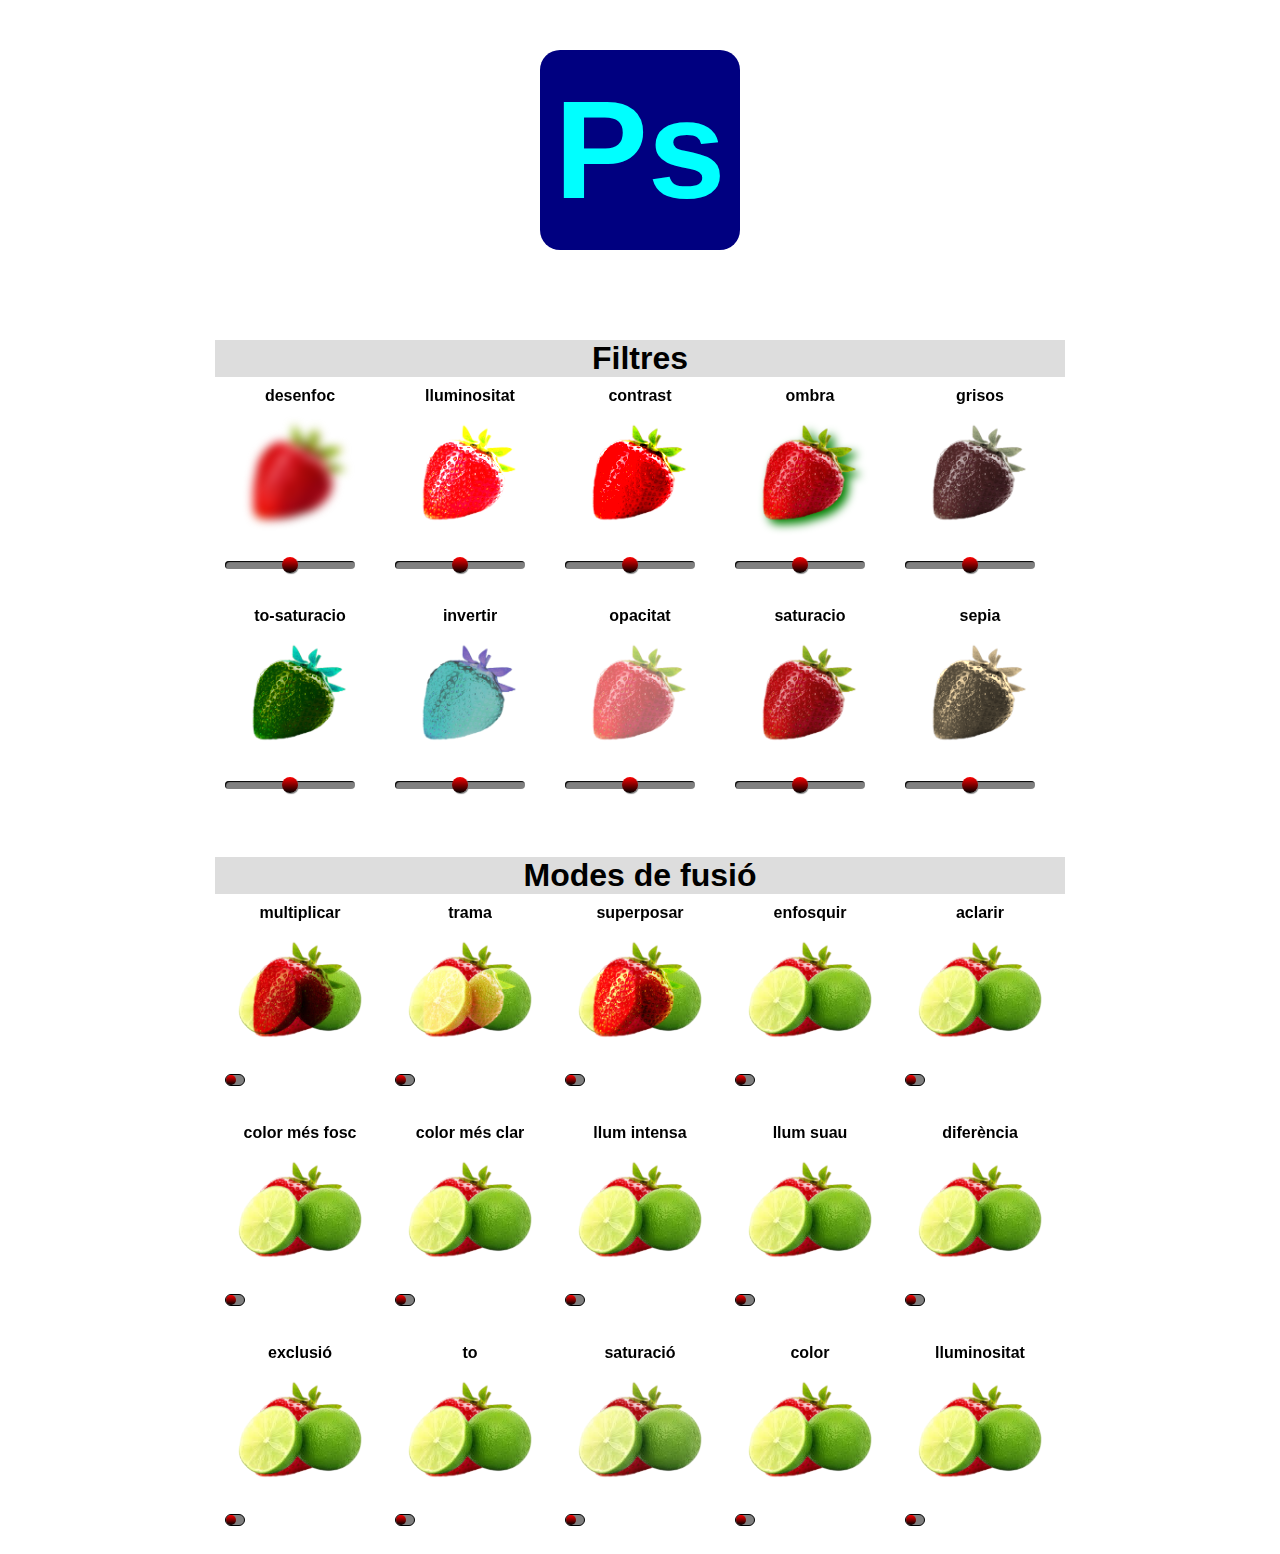
<file: MP08UF02002_moraJ_photoshop/index.html>
<!DOCTYPE html>
<html lang="en">
<head>
    <meta charset="UTF-8">
    <meta name="viewport" content="width=device-width, initial-scale=1.0">
    <title>Fruit</title>
    <link rel="stylesheet" href="css/style.css">
</head>
<body>
    <div class="logo">Ps</div>
    <div class="filtres">
        <h1>Filtres</h1>

        <div class="fil desenfoc">
            <h2>desenfoc</h2>
            <div class="imatge"></div>
            <input type="range">
        </div>
        <div class="fil lluminositat">
            <h2>lluminositat</h2>
            <div class="imatge"></div>
            <input type="range">
        </div>
        <div class="fil contrast">
            <h2>contrast</h2>
            <div class="imatge"></div>
            <input type="range">
        </div>
        <div class="fil ombra">
            <h2>ombra</h2>
            <div class="imatge"></div>
            <input type="range">
        </div>
        <div class="fil grisos">
            <h2>grisos</h2>
            <div class="imatge"></div>
            <input type="range">
        </div>
        <div class="fil to-saturacio">
            <h2>to-saturacio</h2>
            <div class="imatge"></div>
            <input type="range">
        </div>
        <div class="fil invertir">
            <h2>invertir</h2>
            <div class="imatge"></div>
            <input type="range">
        </div>
        <div class="fil opacitat">
            <h2>opacitat</h2>
            <div class="imatge"></div>
            <input type="range">
        </div>
        <div class="fil saturacio">
            <h2>saturacio</h2>
            <div class="imatge"></div>
            <input type="range">
        </div>
        <div class="fil sepia">
            <h2>sepia</h2>
            <div class="imatge"></div>
            <input type="range">
        </div>
    </div>

    <div class="fusions">

        <h1>Modes de fusió</h1>
        <div class="fil multiplicar">
            <h2>multiplicar</h2>
            <div class="imatge">
                <div class="superposada"></div>
            </div>
            <input type="checkbox">
        </div>

        <div class="fil trama">
            <h2>trama</h2>
            <div class="imatge">
                <div class="superposada"></div>
            </div>
            <input type="checkbox">
        </div>

        <div class="fil superposar">
            <h2>superposar</h2>
            <div class="imatge">
                <div class="superposada"></div>
            </div>
            <input type="checkbox">
        </div>

        <div class="fil enfosquir">
            <h2>enfosquir</h2>
            <div class="imatge">
                <div class="superposada"></div>
            </div>
            <input type="checkbox">
        </div>

        <div class="fil aclarir">
            <h2>aclarir</h2>
            <div class="imatge">
                <div class="superposada"></div>
            </div>
            <input type="checkbox">
        </div>

        <div class="fil colormesfosc">
            <h2>color més fosc</h2>
            <div class="imatge">
                <div class="superposada"></div>
            </div>
            <input type="checkbox">
        </div>

        <div class="fil colormesclar">
            <h2>color més clar</h2>
            <div class="imatge">
                <div class="superposada"></div>
            </div>
            <input type="checkbox">
        </div>

        <div class="fil llumintensa">
            <h2>llum intensa</h2>
            <div class="imatge">
                <div class="superposada"></div>
            </div>
            <input type="checkbox">
        </div>

        <div class="fil llumsuau">
            <h2>llum suau</h2>
            <div class="imatge">
                <div class="superposada"></div>
            </div>
            <input type="checkbox">
        </div>

        <div class="fil diferencia">
            <h2>diferència</h2>
            <div class="imatge">
                <div class="superposada"></div>
            </div>
            <input type="checkbox">
        </div>

        <div class="fil exclusio">
            <h2>exclusió</h2>
            <div class="imatge">
                <div class="superposada"></div>
            </div>
            <input type="checkbox">
        </div>

        <div class="fil to">
            <h2>to</h2>
            <div class="imatge">
                <div class="superposada"></div>
            </div>
            <input type="checkbox">
        </div>

        <div class="fil saturacio">
            <h2>saturació</h2>
            <div class="imatge">
                <div class="superposada"></div>
            </div>
            <input type="checkbox">
        </div>

        <div class="fil color">
            <h2>color</h2>
            <div class="imatge">
                <div class="superposada"></div>
            </div>
            <input type="checkbox">
        </div>

        <div class="fil brillantor">
            <h2>lluminositat</h2>
            <div class="imatge">
                <div class="superposada"></div>
            </div>
            <input type="checkbox">
        </div>
    </div>

</body>
</html>
</file>
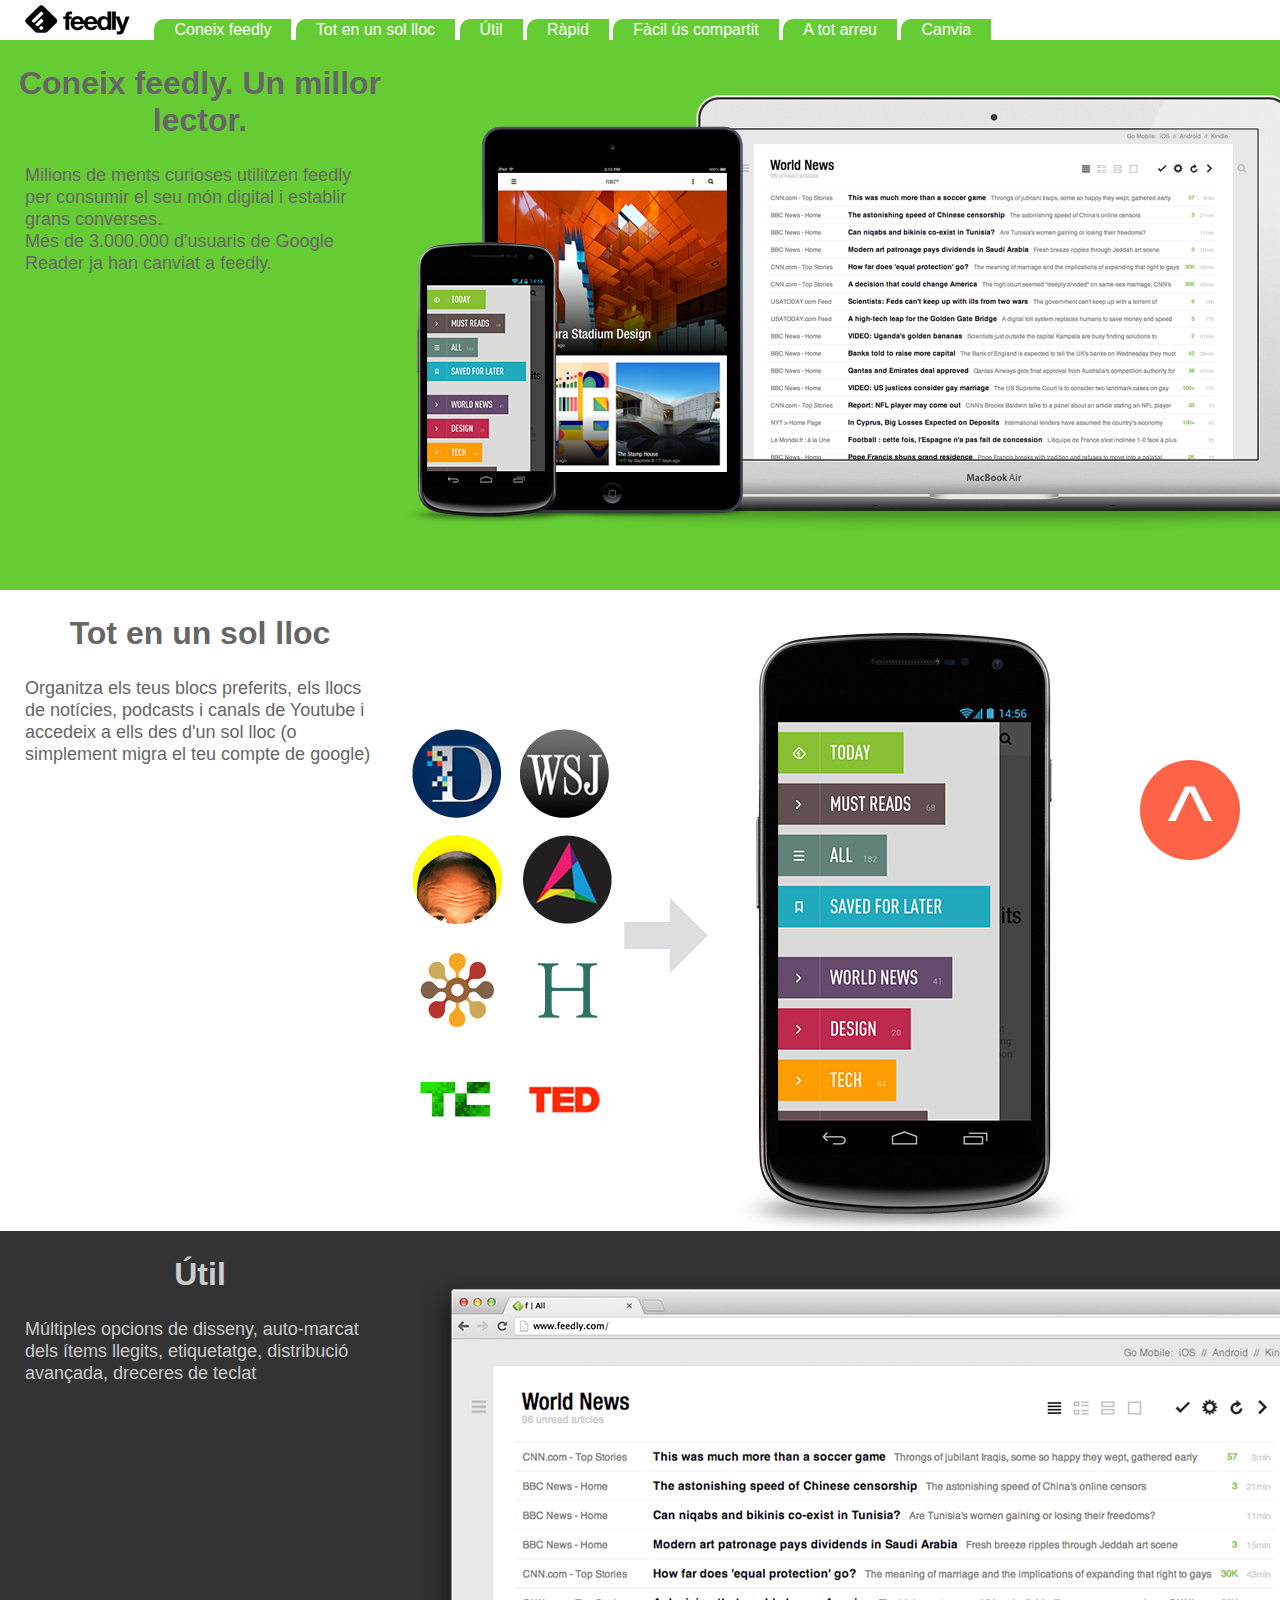
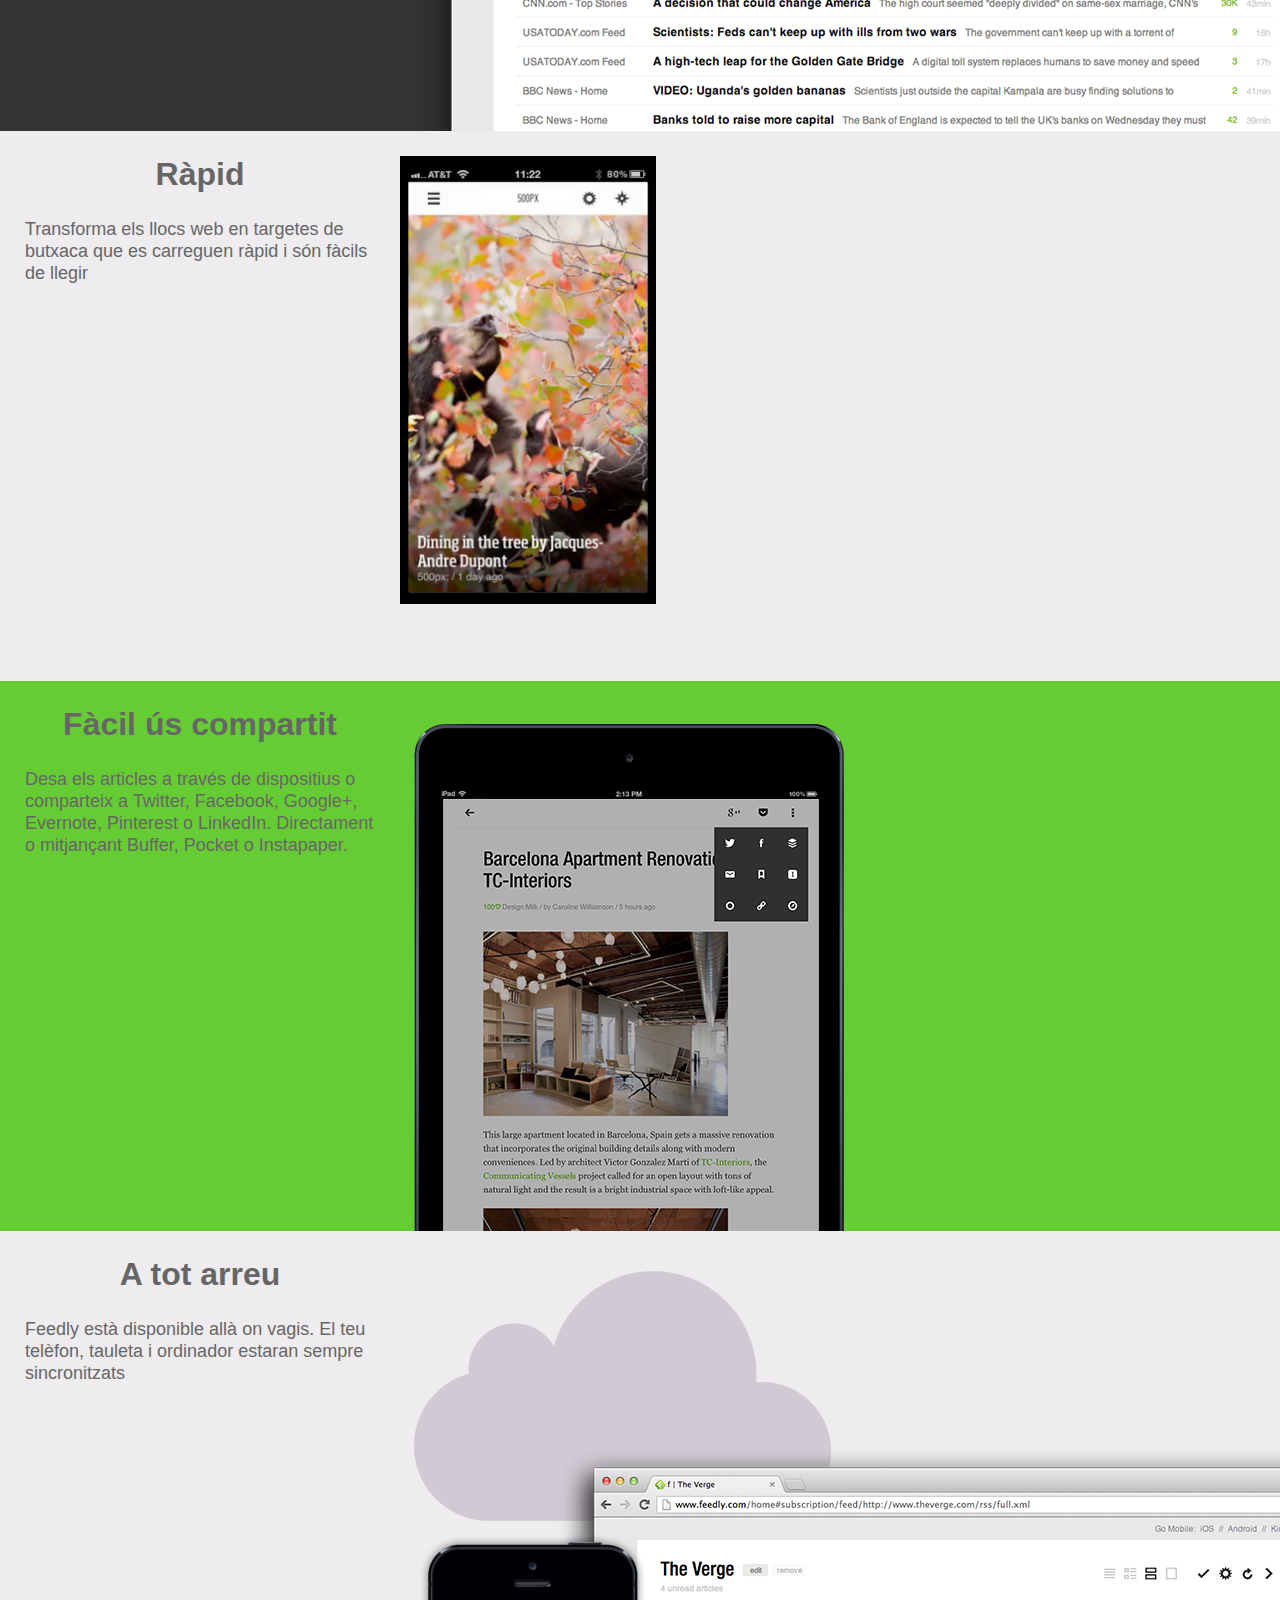
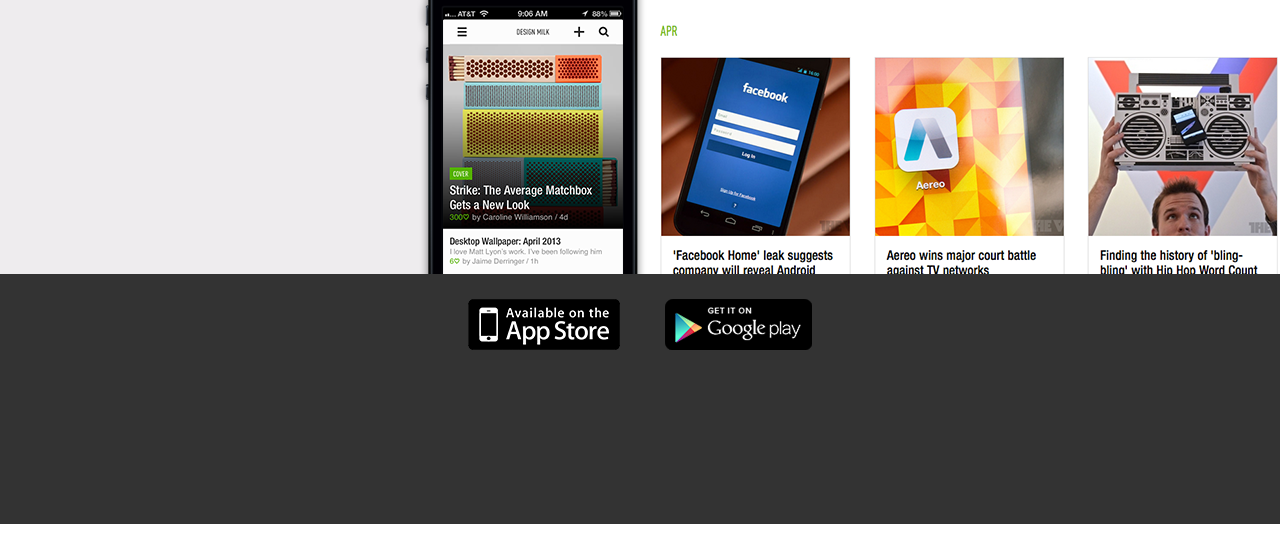
<file: MP08UF1003_moraJ_feedly/index.html>
<!DOCTYPE html>
<html lang="en">
<head>
    <meta charset="UTF-8">
    <meta id="viewport" content="width=device-width, initial-scale=1.0">
    <title>Feedly</title>
    <style>
        body {
            margin: 0;
            color: #666;
            font-family: Helvetica;
        }
        div {
            background-color: ;
        }

        .clar {
            color:#CCC;
        }

        h1 {
            margin: 0;
            padding: 25px 0;
            text-align: center;
            width: 400px;
        }

        p{
            margin: 0;
            font-size: 18px;
            line-height: 22px;
            width: 350px;
            padding: 0 25px;
        }

        .navegacio {
            height: 40px;
            background-color: #FFF;
            padding: 0px;
        }

        .coneix {
            height: 550px;
            background-color: #6C3;
            background-image: url(img/img-hero-full-list.png);
            background-repeat: no-repeat;
            background-position: 400px 25px;
        }

        .tot {
            height: 641px;
            background-color: #FFF;
            background-image: url(img/allinone.jpg);
            background-repeat: no-repeat;
            background-position: 400px 25px;
        }
        .util {
            height: 500px;
            background-color: #333;
            background-image: url(img/curator-short.png);
            background-repeat: no-repeat;
            background-position: 400px 25px;
        }
        .rapid {
            height: 550px;
            background-color: #EEECEE;
            background-image: url(img/swipe_01.png);
            background-repeat: no-repeat;
            background-position: 400px 25px;
            background-size: 20%;
        }
        .facil {
            height: 550px;
            background-color: #6C3;
            background-image: url(img/mobile-share.png);
            background-repeat: no-repeat;
            background-position: 400px 25px;
        }
        .arreu {
            height: 643px;
            background-color: #EEECEE;
            background-image: url(img/anywhere.png);
            background-repeat: no-repeat;
            background-position: 400px 25px;
        }

        .descarrega {
            height: 200px;
            background-color: #333;
            text-align: center;
            padding: 25px;

        }

        img {
            
        }

        ul {
            padding: 5px;
            margin: 0;
        }

        li {
            display: inline;
            padding: 0 0px 0 0;
        }

        a:link {
            color: #FFF;
            text-decoration: none;
            background-color: #6c3;
            padding: 2px 20px;;
            border-radius: 10px 0px 0px 0px;
            text-align: center;
        }

        a:hover {
            background-color: red;
        }

        .sensestil {
            background-color: transparent;
        }

        .sensestil:link {
            background-color: transparent;
        }

        .tornar {
            width: 100px;
            height: 100px;
            background-color: tomato;
            border-radius: 50px;
            text-align: center;
            color: white;
            font-size: 96px;
            line-height: 120px;
            position: fixed;
            right: 40px;
            bottom: 40px;
        }


    </style>
</head>
<body>
    <div class="navegacio" id="inici">
        <ul>
            <a href="#inici" style="background-color: transparent;"><li><img src="img/feedly-logo-small-black.png" alt=""></li></a>   
            <a href="#coneix"><li>Coneix feedly</li></a>
            <a href="#tot"><li>Tot en un sol lloc</li></a>
            <a href="#util"><li>Útil</li></a>
            <a href="#rapid"><li>Ràpid</li></a>
            <a href="#facil"><li>Fàcil ús compartit</li></a>
            <a href="#arreu"><li>A tot arreu</li></a>
            <a href="#descarrega"><li>Canvia</li></a>        
        </ul>
    </div>
    <div class="coneix" id="coneix">
        <h1>Coneix feedly. Un millor lector.</h1>
        <p>Milions de ments curioses utilitzen feedly per consumir el seu món digital i establir grans converses.</p> 
        <p>Més de 3.000.000 d'usuaris de Google Reader ja han canviat a feedly.</p>

    </div>
    <div class="tot" id="tot">
        <h1>Tot en un sol lloc</h1>
        <p>Organitza els teus blocs preferits, els llocs de notícies, podcasts i canals de Youtube i accedeix a ells des d'un sol lloc (o simplement migra el teu compte de google)</p>
    </div>
    <div class="util clar" id="util">
        <h1>Útil</h1>
        <p>Múltiples opcions de disseny, auto-marcat dels ítems llegits, etiquetatge, distribució avançada, dreceres de teclat</p>
    </div>

    <div class="rapid" id="rapid">
        <h1>Ràpid</h1>
        <p>Transforma els llocs web en targetes de butxaca que es carreguen ràpid i són fàcils de llegir</p>
    </div>
    <div class="facil" id="facil">
        <h1>Fàcil ús compartit</h1>
        <p>Desa els articles a través de dispositius o comparteix a Twitter, Facebook, Google+, Evernote, Pinterest o LinkedIn. Directament o mitjançant Buffer, Pocket o Instapaper.</p>
    </div>
    <div class="arreu" id="arreu">
        <h1>A tot arreu</h1>
        <p>Feedly està disponible allà on vagis. El teu telèfon, tauleta i ordinador estaran sempre sincronitzats</p>
    </div>
    <div class="descarrega" id="descarrega">
        <a class="sensestil" href="https://apps.apple.com/es/app/feedly-smart-news-reader/id396069556" target="_blank"><img src="img/appstore.png" alt=""></a>
        <a class="sensestil" href="https://play.google.com/store/apps/details?id=com.devhd.feedly&hl=ca&pli=1" target="_blank"><img src="img/googleplay.png" alt=""></a>
    </div>

    <a class="sensestil" href="#inici"><div class="tornar">^</div></a>
</body>
</html>



<!--
contingut
    width
    height
margin
    margin-top 
    margin-right 
    margin-bottom 
    margin-left
border
    border-top 
    border-right 
    border-bottom 
    border-left
padding
    padding-top 
    padding-right 
    padding-bottom 
    padding-left

-->



<!--

HTML
    a
    a href
    a name
    a target

CSS (pseudoclasses)
4 estats d'enllaços
    a:link = a
    a:hover => quan passem per sobre
    a:active => quan cliquem
    a:visited => quan ja hem visitat l'enllaç

-->
</file>
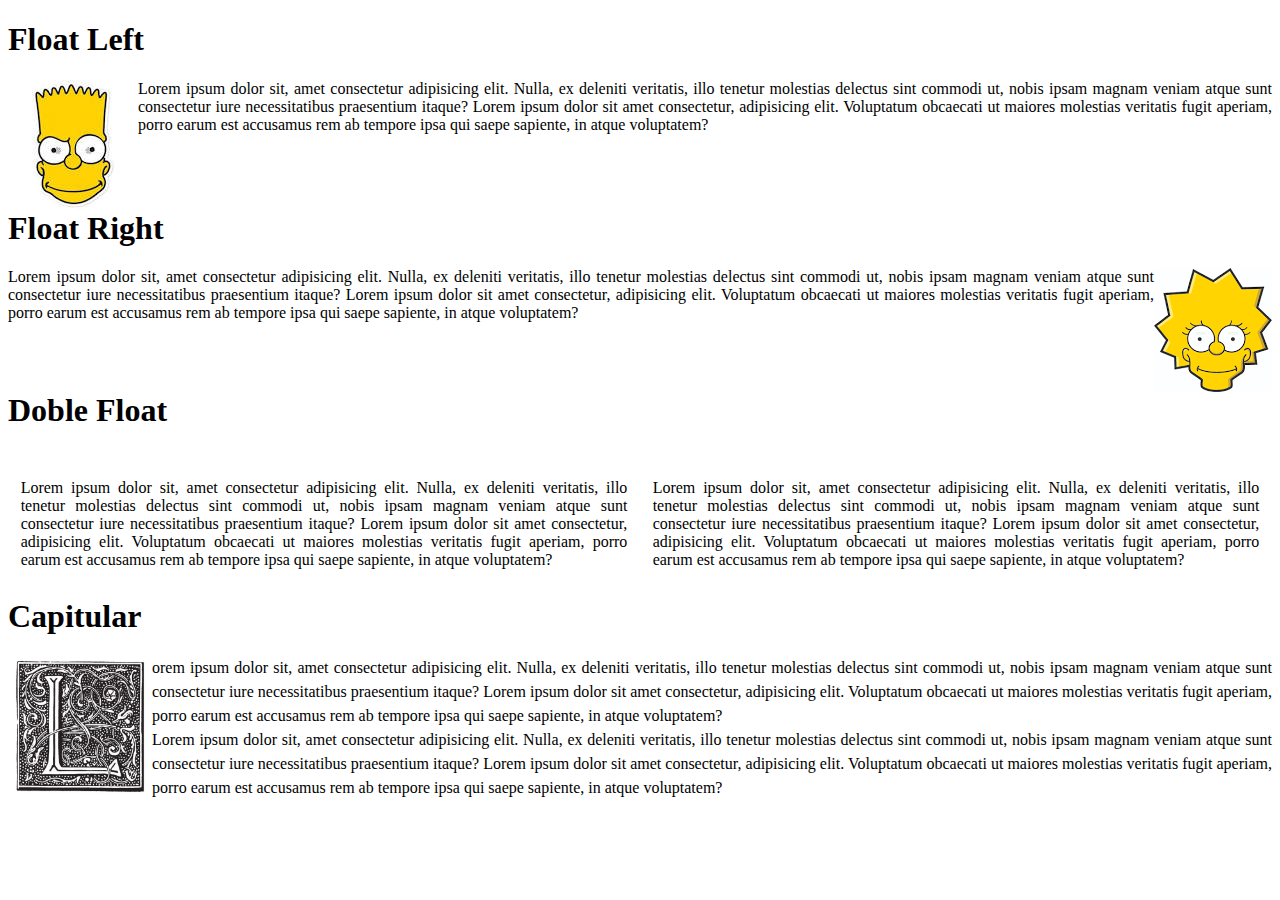
<file: MP08UF1004_moraJ_flotacions/index.html>
<!DOCTYPE html>
<html lang="en">
<head>
    <meta charset="UTF-8">
    <meta name="viewport" content="width=device-width, initial-scale=1.0">
    <title>Float</title>
    <style>
        img {
            float: none;
        }

        .left img {
            float: left;
        }

        .right img {
            float: right;
        }
        .capitular img{
            width: 144px;
            float: left;
        }

        .capitular p {
            margin: 0;
            line-height: 24px;
            
        }
        p {
            text-align: justify;
        }
        h1{
            clear: both;
        }

        .primer {
            width: 48%;
            float: left;
            padding: 1%;
        }

        .segon {

            width: 48%;
            float: right;
            padding:1%;
            
        }

    </style>
</head>
<body>
    <div class="left">
        <h1>Float Left</h1>
        <img src="img/bart.jpg" alt="">
        <p>Lorem ipsum dolor sit, amet consectetur adipisicing elit. Nulla, ex deleniti veritatis, illo tenetur molestias delectus sint commodi ut, nobis ipsam magnam veniam atque sunt consectetur iure necessitatibus praesentium itaque? Lorem ipsum dolor sit amet consectetur, adipisicing elit. Voluptatum obcaecati ut maiores molestias veritatis fugit aperiam, porro earum est accusamus rem ab tempore ipsa qui saepe sapiente, in atque voluptatem?</p>
    </div>
    <div class="right">
        <h1>Float Right</h1>
        <img src="img/lisa.png" alt="">
        <p>Lorem ipsum dolor sit, amet consectetur adipisicing elit. Nulla, ex deleniti veritatis, illo tenetur molestias delectus sint commodi ut, nobis ipsam magnam veniam atque sunt consectetur iure necessitatibus praesentium itaque? Lorem ipsum dolor sit amet consectetur, adipisicing elit. Voluptatum obcaecati ut maiores molestias veritatis fugit aperiam, porro earum est accusamus rem ab tempore ipsa qui saepe sapiente, in atque voluptatem?</p>
    </div>
    <div class="columnes">
        <h1>Doble Float</h1>
        <p class="primer">Lorem ipsum dolor sit, amet consectetur adipisicing elit. Nulla, ex deleniti veritatis, illo tenetur molestias delectus sint commodi ut, nobis ipsam magnam veniam atque sunt consectetur iure necessitatibus praesentium itaque? Lorem ipsum dolor sit amet consectetur, adipisicing elit. Voluptatum obcaecati ut maiores molestias veritatis fugit aperiam, porro earum est accusamus rem ab tempore ipsa qui saepe sapiente, in atque voluptatem?</p>
        <p class="segon">Lorem ipsum dolor sit, amet consectetur adipisicing elit. Nulla, ex deleniti veritatis, illo tenetur molestias delectus sint commodi ut, nobis ipsam magnam veniam atque sunt consectetur iure necessitatibus praesentium itaque? Lorem ipsum dolor sit amet consectetur, adipisicing elit. Voluptatum obcaecati ut maiores molestias veritatis fugit aperiam, porro earum est accusamus rem ab tempore ipsa qui saepe sapiente, in atque voluptatem?</p>
    </div>
    <div class="capitular">
        <h1>Capitular</h1>
        <img src="img/capitular.jpg" alt="">
        <p>orem ipsum dolor sit, amet consectetur adipisicing elit. Nulla, ex deleniti veritatis, illo tenetur molestias delectus sint commodi ut, nobis ipsam magnam veniam atque sunt consectetur iure necessitatibus praesentium itaque? Lorem ipsum dolor sit amet consectetur, adipisicing elit. Voluptatum obcaecati ut maiores molestias veritatis fugit aperiam, porro earum est accusamus rem ab tempore ipsa qui saepe sapiente, in atque voluptatem?</p>
        <p>Lorem ipsum dolor sit, amet consectetur adipisicing elit. Nulla, ex deleniti veritatis, illo tenetur molestias delectus sint commodi ut, nobis ipsam magnam veniam atque sunt consectetur iure necessitatibus praesentium itaque? Lorem ipsum dolor sit amet consectetur, adipisicing elit. Voluptatum obcaecati ut maiores molestias veritatis fugit aperiam, porro earum est accusamus rem ab tempore ipsa qui saepe sapiente, in atque voluptatem?</p>
       
    </div>
</body>
</html>
</file>
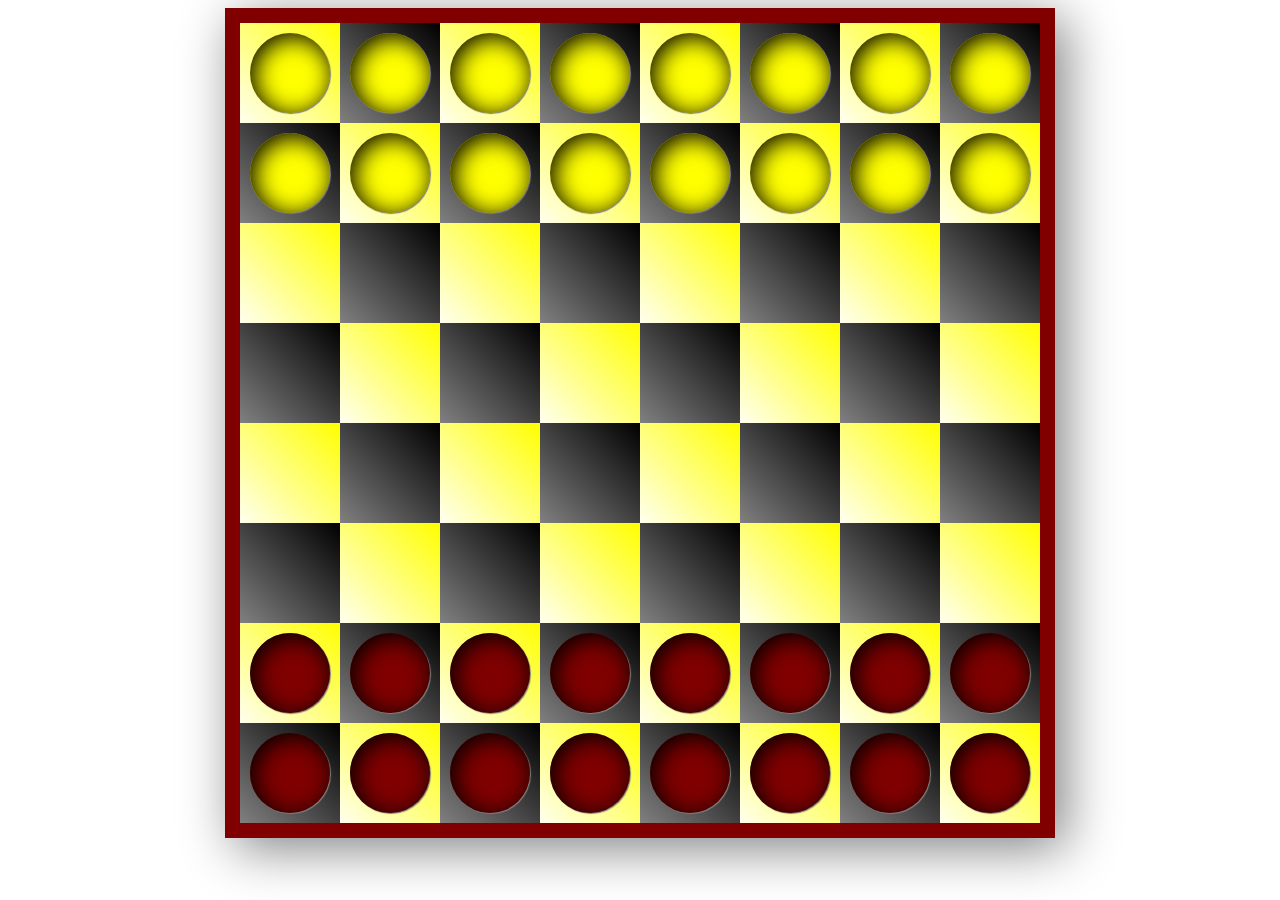
<file: MP08UF1005_moraJ_escacs/index.html>
<!DOCTYPE html>
<html lang="en">
<head>
    <meta charset="UTF-8">
    <meta name="viewport" content="width=device-width, initial-scale=1.0">
    <title>Escacs</title>
   <link rel="stylesheet" href="index.css">
</head>
<body>
    <div class="taulell">
    <div class="contenidor">
        <div class="casella">
            <div class="fitxa"></div>
        </div>
        <div class="casella">
            <div class="fitxa"></div>
        </div>
        <div class="casella">
            <div class="fitxa"></div>
        </div>
        <div class="casella">
            <div class="fitxa"></div>
        </div>
        <div class="casella">
            <div class="fitxa"></div>
        </div>
        <div class="casella">
            <div class="fitxa"></div>
        </div>
        <div class="casella">
            <div class="fitxa"></div>
        </div>
        <div class="casella">
            <div class="fitxa"></div>
        </div> 
    </div>
    <div class="contenidor">
        <div class="casella">
            <div class="fitxa"></div>
        </div>
        <div class="casella">
            <div class="fitxa"></div>
        </div>
        <div class="casella">
            <div class="fitxa"></div>
        </div>
        <div class="casella">
            <div class="fitxa"></div>
        </div>
        <div class="casella">
            <div class="fitxa"></div>
        </div>
        <div class="casella">
            <div class="fitxa"></div>
        </div>
        <div class="casella">
            <div class="fitxa"></div>
        </div>
        <div class="casella">
            <div class="fitxa"></div>
        </div> 
    </div>
    <div class="contenidor">
        <div class="casella"></div>
        <div class="casella"></div>
        <div class="casella"></div>
        <div class="casella"></div>
        <div class="casella"></div>
        <div class="casella"></div>
        <div class="casella"></div>
        <div class="casella"></div>    
    </div>
    <div class="contenidor">
        <div class="casella"></div>
        <div class="casella"></div>
        <div class="casella"></div>
        <div class="casella"></div>
        <div class="casella"></div>
        <div class="casella"></div>
        <div class="casella"></div>
        <div class="casella"></div>    
    </div>
    <div class="contenidor">
        <div class="casella"></div>
        <div class="casella"></div>
        <div class="casella"></div>
        <div class="casella"></div>
        <div class="casella"></div>
        <div class="casella"></div>
        <div class="casella"></div>
        <div class="casella"></div>    
    </div>
    <div class="contenidor">
        <div class="casella"></div>
        <div class="casella"></div>
        <div class="casella"></div>
        <div class="casella"></div>
        <div class="casella"></div>
        <div class="casella"></div>
        <div class="casella"></div>
        <div class="casella"></div>    
    </div>
    <div class="contenidor">
        <div class="casella">
            <div class="fitxa"></div>
        </div>
        <div class="casella">
            <div class="fitxa"></div>
        </div>
        <div class="casella">
            <div class="fitxa"></div>
        </div>
        <div class="casella">
            <div class="fitxa"></div>
        </div>
        <div class="casella">
            <div class="fitxa"></div>
        </div>
        <div class="casella">
            <div class="fitxa"></div>
        </div>
        <div class="casella">
            <div class="fitxa"></div>
        </div>
        <div class="casella">
            <div class="fitxa"></div>
        </div> 
    </div>
    <div class="contenidor">
        <div class="casella">
            <div class="fitxa"></div>
        </div>
        <div class="casella">
            <div class="fitxa"></div>
        </div>
        <div class="casella">
            <div class="fitxa"></div>
        </div>
        <div class="casella">
            <div class="fitxa"></div>
        </div>
        <div class="casella">
            <div class="fitxa"></div>
        </div>
        <div class="casella">
            <div class="fitxa"></div>
        </div>
        <div class="casella">
            <div class="fitxa"></div>
        </div>
        <div class="casella">
            <div class="fitxa"></div>
        </div> 
    </div>
</div>
   
</body>
</html>
</file>
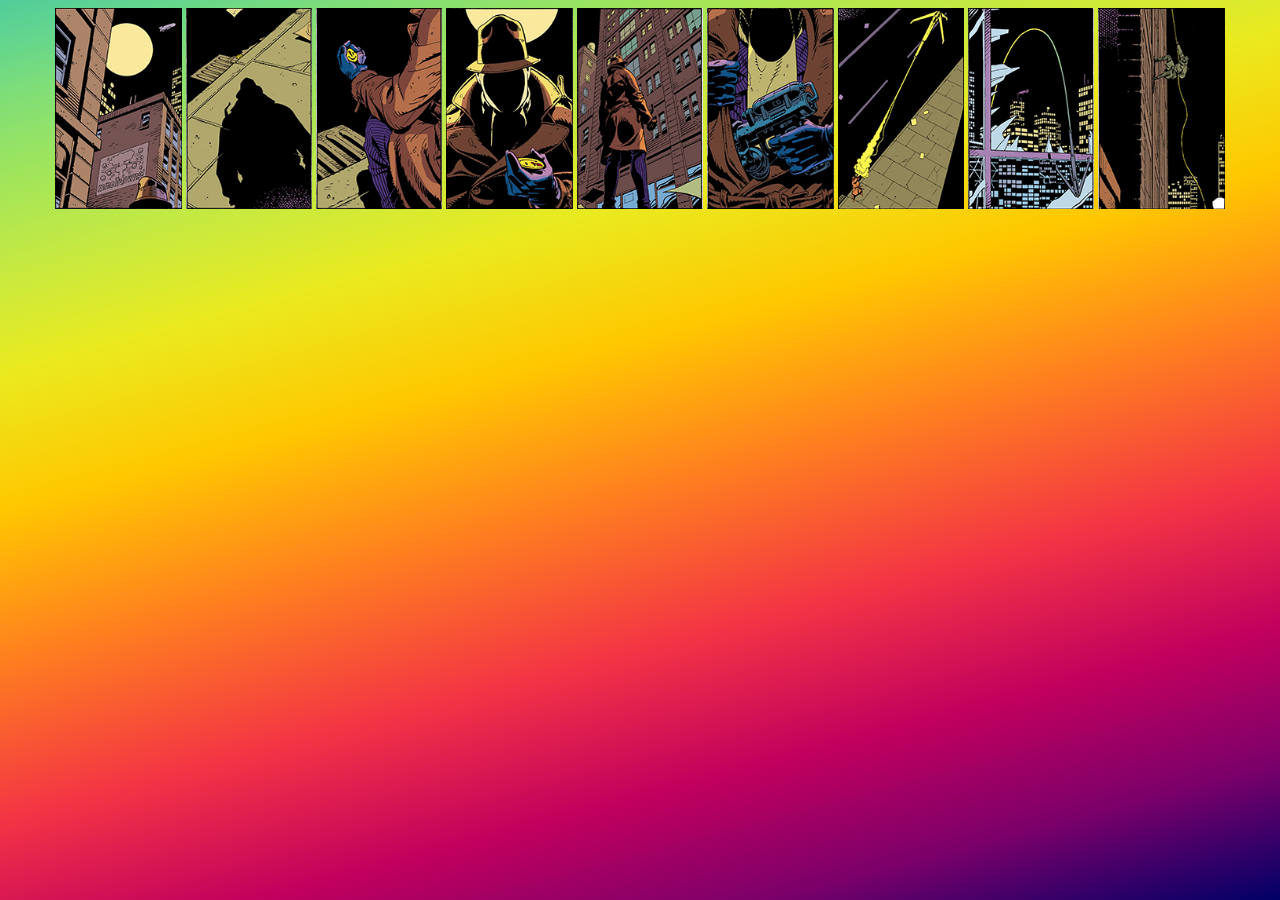
<file: MP08UF1006_moraJ_watchmen/index.html>
<!DOCTYPE html>
<html lang="en">
<head>
    <meta charset="UTF-8">
    <meta name="viewport" content="width=device-width, initial-scale=1.0">
    <title>Watchmen</title>
    <link rel="stylesheet" href="fons.css" media="screen">
    <link rel="stylesheet" href="print.css" media="print">

</head>
<body>
    <img src="img/Watch1.png" alt="">
    <img src="img/Watch2.png" alt="">
    <img src="img/Watch3.png" alt="">
    <img src="img/Watch4.png" alt="">
    <img src="img/Watch5.png" alt="">
    <img src="img/Watch6.png" alt="">
    <img src="img/Watch7.png" alt="">
    <img src="img/Watch8.png" alt="">
    <img src="img/Watch9.png" alt="">

</body>
</html>
</file>
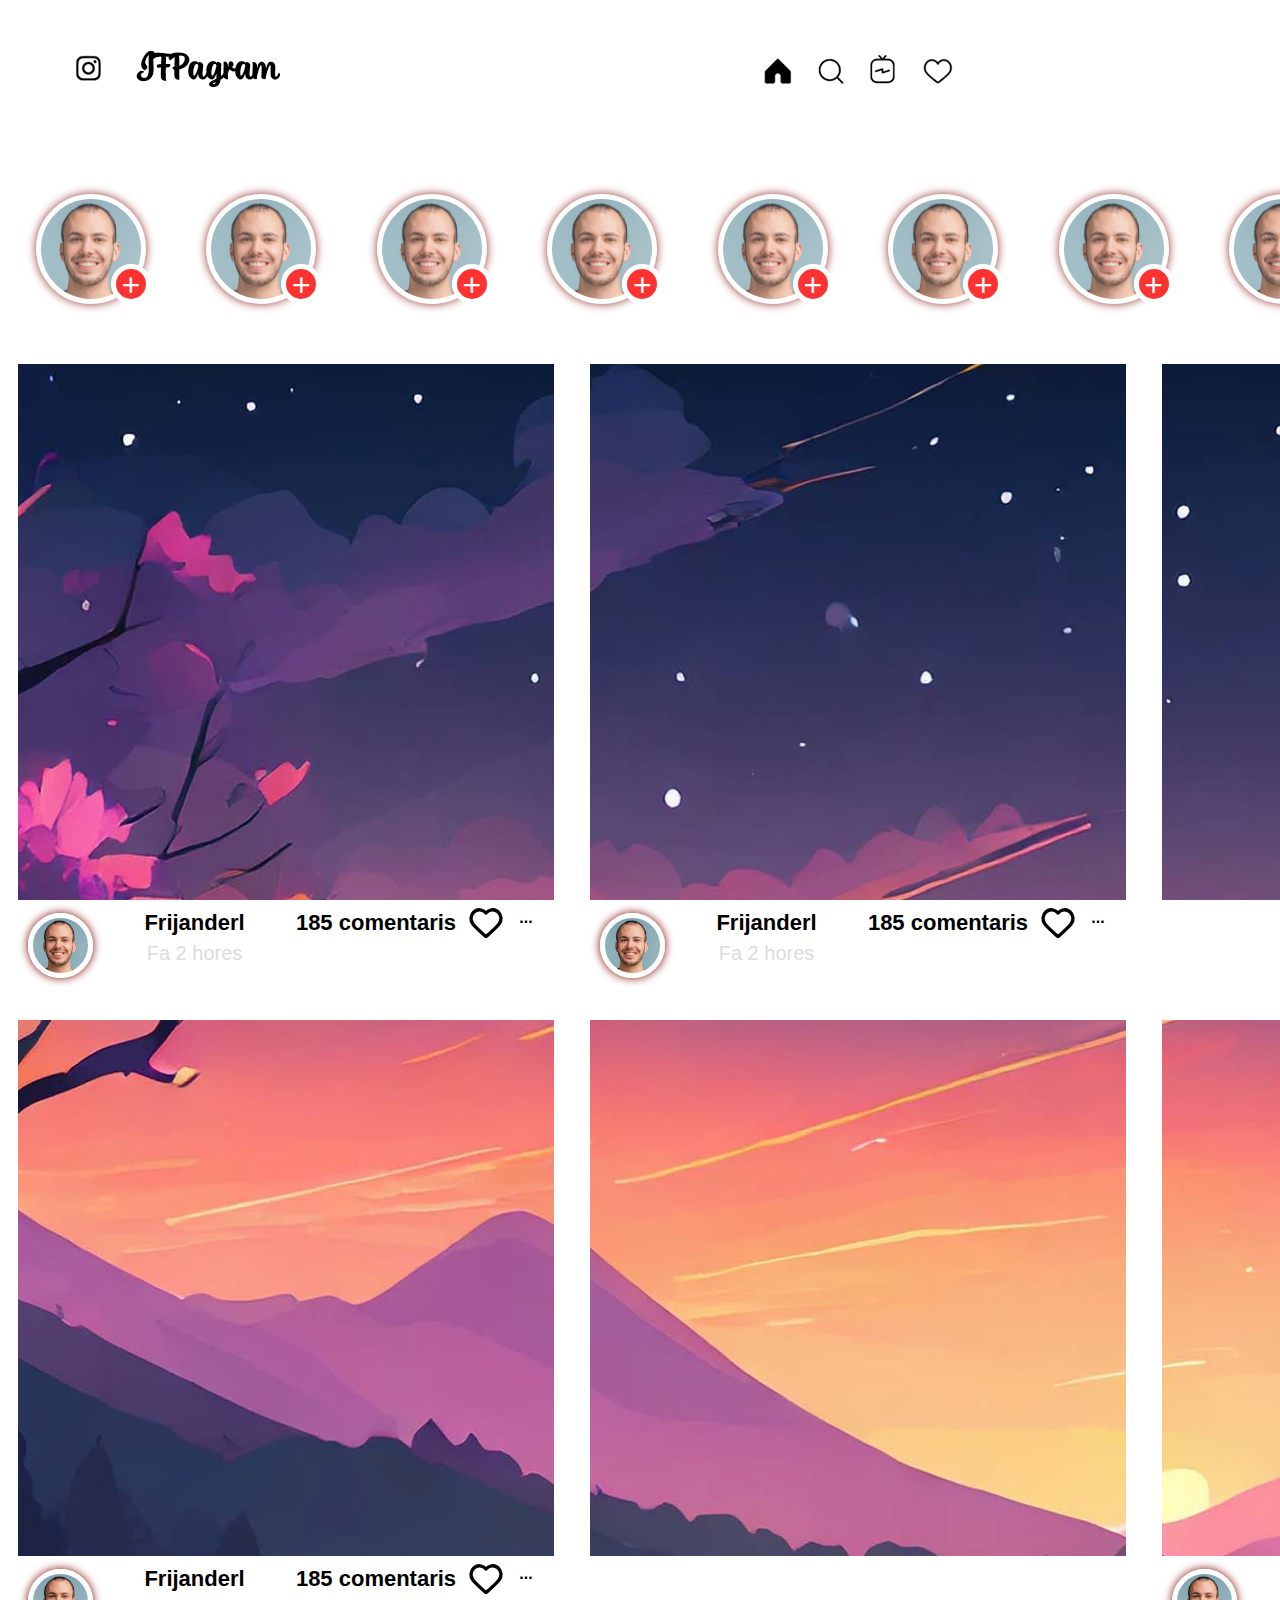
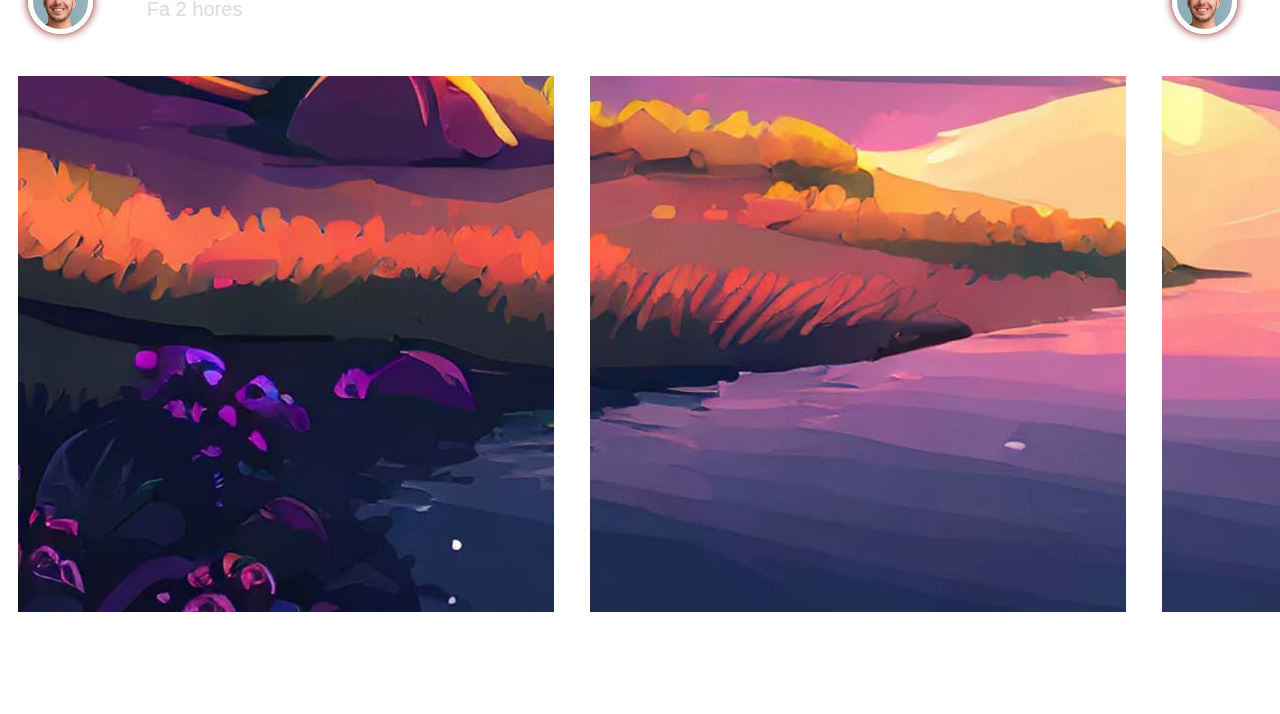
<file: MP08UF1007_moraJ_ifpagram/index.html>
<!DOCTYPE html>
<html lang="en">
<head>
    <meta charset="UTF-8">
    <meta name="viewport" content="width=device-width, initial-scale=1.0">
    <title>IFPagram</title>
    <link rel="stylesheet" href="css/reset.css">
    <link rel="stylesheet" href="css/style.css">
</head>
<body>
    <header>
        <div class="contenidor">
            <a href="#"><div class="home"></div></a>
            <ul class="menu">
                <a href="#"><li class="inici"></li></a>
                <a href="#"><li class="cerca"></li></a>
                <a href="#"><li class="reels"></li></a>
                <a href="#"><li class="favorits"></li></a>
            </ul>
            <div class="perfil"></div>
        </div>
    </header>

    <nav>
        <div class="contenidor">
            <div class="cercle primer"></div>
            <div class="cercle"></div>
            <div class="cercle"></div>
            <div class="cercle"></div>
            <div class="cercle"></div>
            <div class="cercle"></div>
            <div class="cercle"></div>
            <div class="cercle"></div>
            <div class="cercle"></div>
            <div class="cercle"></div>
        </div>
    </nav>

    <article>
        <div class="contenidor">
            <div class="entrada">
                <img src="img/ifpagram_20.jpg" alt="">
                <div class="reaccions">
                    <div class="esquerra">
                        <div class="fotoautor"></div>
                        <div class="autor">Frijanderl</div>
                        <p class="moment">Fa 2 hores</p>
                    </div>
                    <div class="dreta">
                        <p class="comentari">185 comentaris</p>
                        <div class="like">
                            <svg viewBox="0 0 24 24" fill="none" xmlns="http://www.w3.org/2000/svg"><g id="SVGRepo_bgCarrier" stroke-width="0"></g><g id="SVGRepo_tracerCarrier" stroke-linecap="round" stroke-linejoin="round"></g><g id="SVGRepo_iconCarrier"> <path fill-rule="evenodd" clip-rule="evenodd" d="M12 6.00019C10.2006 3.90317 7.19377 3.2551 4.93923 5.17534C2.68468 7.09558 2.36727 10.3061 4.13778 12.5772C5.60984 14.4654 10.0648 18.4479 11.5249 19.7369C11.6882 19.8811 11.7699 19.9532 11.8652 19.9815C11.9483 20.0062 12.0393 20.0062 12.1225 19.9815C12.2178 19.9532 12.2994 19.8811 12.4628 19.7369C13.9229 18.4479 18.3778 14.4654 19.8499 12.5772C21.6204 10.3061 21.3417 7.07538 19.0484 5.17534C16.7551 3.2753 13.7994 3.90317 12 6.00019Z" stroke="#000000" stroke-width="2" stroke-linecap="round" stroke-linejoin="round"></path> </g></svg>
                        </div>
                        <p class="mes">...</p>
                    </div>

                </div>
            </div>
            <div class="entrada">
                <img src="img/ifpagram_22.jpg" alt="">
                <div class="reaccions">
                    <div class="esquerra">
                        <div class="fotoautor"></div>
                        <div class="autor">Frijanderl</div>
                        <p class="moment">Fa 2 hores</p>
                    </div>
                    <div class="dreta">
                        <p class="comentari">185 comentaris</p>
                        <div class="like">
                            <svg viewBox="0 0 24 24" fill="none" xmlns="http://www.w3.org/2000/svg"><g id="SVGRepo_bgCarrier" stroke-width="0"></g><g id="SVGRepo_tracerCarrier" stroke-linecap="round" stroke-linejoin="round"></g><g id="SVGRepo_iconCarrier"> <path fill-rule="evenodd" clip-rule="evenodd" d="M12 6.00019C10.2006 3.90317 7.19377 3.2551 4.93923 5.17534C2.68468 7.09558 2.36727 10.3061 4.13778 12.5772C5.60984 14.4654 10.0648 18.4479 11.5249 19.7369C11.6882 19.8811 11.7699 19.9532 11.8652 19.9815C11.9483 20.0062 12.0393 20.0062 12.1225 19.9815C12.2178 19.9532 12.2994 19.8811 12.4628 19.7369C13.9229 18.4479 18.3778 14.4654 19.8499 12.5772C21.6204 10.3061 21.3417 7.07538 19.0484 5.17534C16.7551 3.2753 13.7994 3.90317 12 6.00019Z" stroke="#000000" stroke-width="2" stroke-linecap="round" stroke-linejoin="round"></path> </g></svg>
                        </div>
                        <p class="mes">...</p>
                    </div>

                </div>
            </div>
            <div class="entrada">
                <img src="img/ifpagram_24.jpg" alt="">
                <div class="reaccions">
                    <div class="autor"></div>
                    <p class="comentari"></p>
                    <div class="like"></div>
                </div>
            </div>
            <div class="entrada">
                <img src="img/ifpagram_34.jpg" alt="">
                <div class="reaccions">
                    <div class="esquerra">
                        <div class="fotoautor"></div>
                        <div class="autor">Frijanderl</div>
                        <p class="moment">Fa 2 hores</p>
                    </div>
                    <div class="dreta">
                        <p class="comentari">185 comentaris</p>
                        <div class="like">
                            <svg viewBox="0 0 24 24" fill="none" xmlns="http://www.w3.org/2000/svg"><g id="SVGRepo_bgCarrier" stroke-width="0"></g><g id="SVGRepo_tracerCarrier" stroke-linecap="round" stroke-linejoin="round"></g><g id="SVGRepo_iconCarrier"> <path fill-rule="evenodd" clip-rule="evenodd" d="M12 6.00019C10.2006 3.90317 7.19377 3.2551 4.93923 5.17534C2.68468 7.09558 2.36727 10.3061 4.13778 12.5772C5.60984 14.4654 10.0648 18.4479 11.5249 19.7369C11.6882 19.8811 11.7699 19.9532 11.8652 19.9815C11.9483 20.0062 12.0393 20.0062 12.1225 19.9815C12.2178 19.9532 12.2994 19.8811 12.4628 19.7369C13.9229 18.4479 18.3778 14.4654 19.8499 12.5772C21.6204 10.3061 21.3417 7.07538 19.0484 5.17534C16.7551 3.2753 13.7994 3.90317 12 6.00019Z" stroke="#000000" stroke-width="2" stroke-linecap="round" stroke-linejoin="round"></path> </g></svg>
                        </div>
                        <p class="mes">...</p>
                    </div>

                </div>
            </div>
            <div class="entrada">
                <img src="img/ifpagram_36.jpg" alt="">
                <div class="reaccions">
                    <div class="autor"></div>
                    <p class="comentari"></p>
                    <div class="like"></div>
                </div>
            </div>
            <div class="entrada">
                <img src="img/ifpagram_38.jpg" alt="">
                <div class="reaccions">
                    <div class="esquerra">
                        <div class="fotoautor"></div>
                        <div class="autor">Frijanderl</div>
                        <p class="moment">Fa 2 hores</p>
                    </div>
                    <div class="dreta">
                        <p class="comentari">185 comentaris</p>
                        <div class="like">
                            <svg viewBox="0 0 24 24" fill="none" xmlns="http://www.w3.org/2000/svg"><g id="SVGRepo_bgCarrier" stroke-width="0"></g><g id="SVGRepo_tracerCarrier" stroke-linecap="round" stroke-linejoin="round"></g><g id="SVGRepo_iconCarrier"> <path fill-rule="evenodd" clip-rule="evenodd" d="M12 6.00019C10.2006 3.90317 7.19377 3.2551 4.93923 5.17534C2.68468 7.09558 2.36727 10.3061 4.13778 12.5772C5.60984 14.4654 10.0648 18.4479 11.5249 19.7369C11.6882 19.8811 11.7699 19.9532 11.8652 19.9815C11.9483 20.0062 12.0393 20.0062 12.1225 19.9815C12.2178 19.9532 12.2994 19.8811 12.4628 19.7369C13.9229 18.4479 18.3778 14.4654 19.8499 12.5772C21.6204 10.3061 21.3417 7.07538 19.0484 5.17534C16.7551 3.2753 13.7994 3.90317 12 6.00019Z" stroke="#000000" stroke-width="2" stroke-linecap="round" stroke-linejoin="round"></path> </g></svg>
                        </div>
                        <p class="mes">...</p>
                    </div>

                </div>
            </div>
            <div class="entrada">
                <img src="img/ifpagram_48.jpg" alt="">
                <div class="reaccions">
                    <div class="autor"></div>
                    <p class="comentari"></p>
                    <div class="like"></div>
                </div>
            </div>
            <div class="entrada">
                <img src="img/ifpagram_50.jpg" alt="">
                <div class="reaccions">
                    <div class="autor"></div>
                    <p class="comentari"></p>
                    <div class="like"></div>
                </div>
            </div>
            <div class="entrada">
                <img src="img/ifpagram_52.jpg" alt="">
                <div class="reaccions">
                    <div class="autor"></div>
                    <p class="comentari"></p>
                    <div class="like"></div>
                </div>
            </div>
        </div>
    </article>
</body>
</html>
</file>
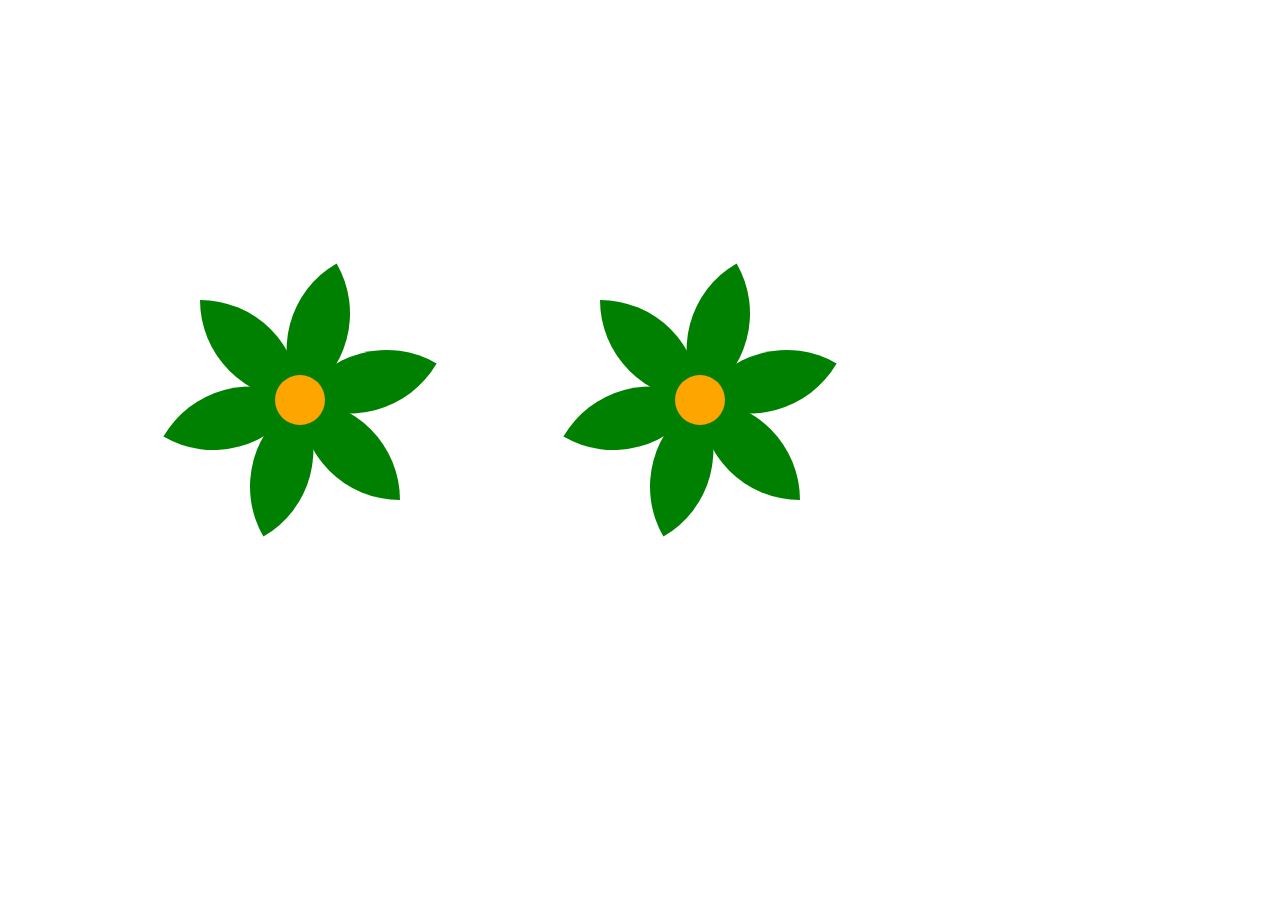
<file: MP08UF1008_moraJ_floreta/index.html>
<!DOCTYPE html>
<html lang="en">
<head>
    <meta charset="UTF-8">
    <meta name="viewport" content="width=device-width, initial-scale=1.0">
    <title>Floreta</title>
    <link rel="stylesheet" href="css/style.css">
</head>
<body>
    <div class="flor">
        <div class="petal primer"></div>
        <div class="petal segon"></div>
        <div class="petal tercer"></div>
        <div class="petal quart"></div>
        <div class="petal cinque"></div>
        <div class="petal sise"></div>
        <div class="cor"></div>
    </div>
    
    <div class="flor">
        <div class="petal primer"></div>
        <div class="petal segon"></div>
        <div class="petal tercer"></div>
        <div class="petal quart"></div>
        <div class="petal cinque"></div>
        <div class="petal sise"></div>
        <div class="cor"></div>
    </div>
</body>
</html>
</file>
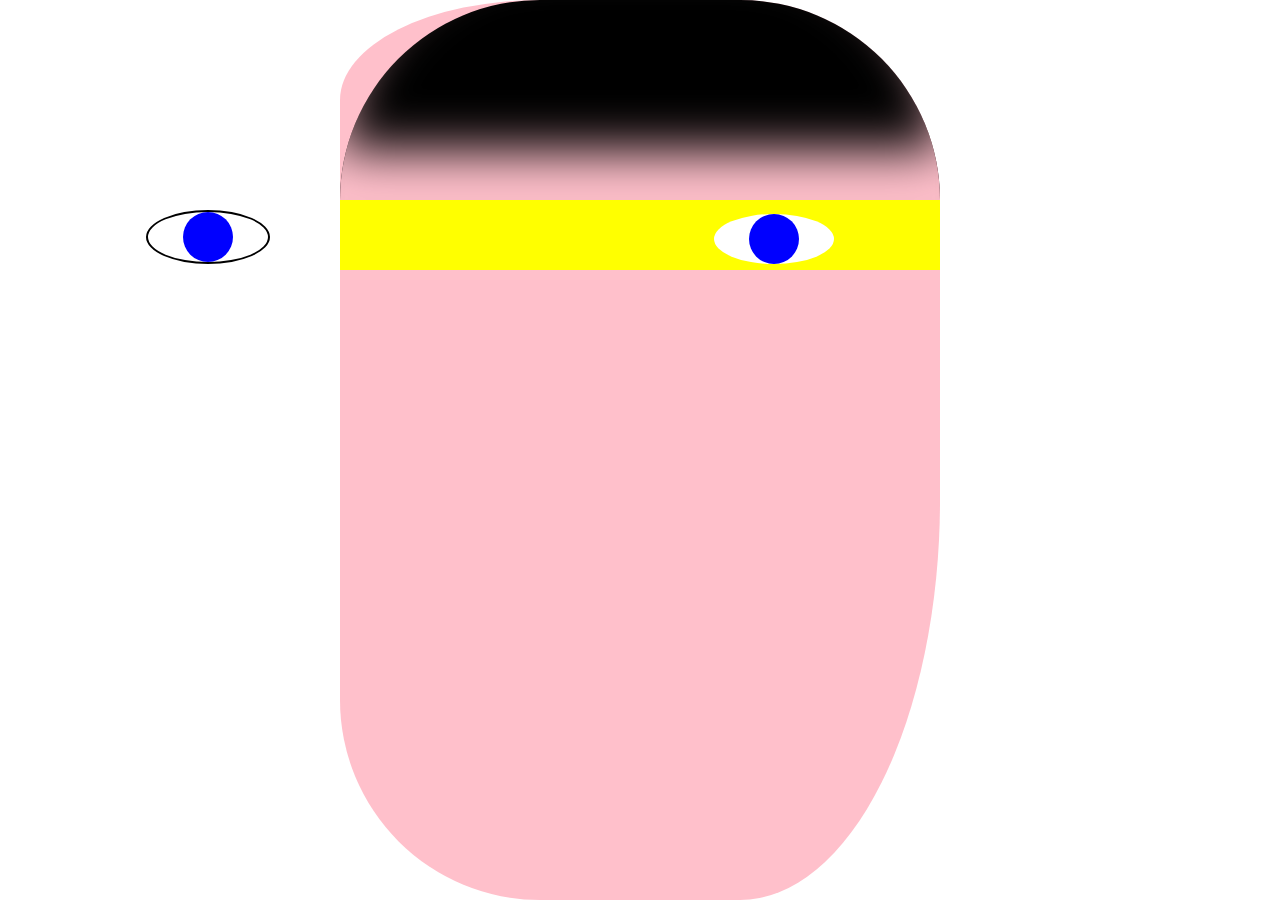
<file: MP08UF1009_moraJ_careta/index.html>
<!DOCTYPE html>
<html lang="en">
<head>
    <meta charset="UTF-8">
    <meta name="viewport" content="width=device-width, initial-scale=1.0">
    <title>jmora</title>
    <link rel="stylesheet" href="style.css">
</head>
<body>
    <div class="cap" id="jmora">
        <div class="cara">
            <div class="cabell"></div>
            <div class="front"></div>
            <div class="mirada">
                <div class="ull uEsq">
                    <div class="pupila">
                        <div class="iris"></div>
                    </div>
                </div>
                <div class="ull uDre">
                    <div class="pupila">
                        <div class="iris"></div>
                    </div>
                </div>
            </div>
            <div class="orelles"></div>
            <div class="nas"></div>
            <div class="boca"></div>
            <div class="barbeta"></div>
        </div>
        <div class="coll">

        </div>
    </div>


   
</body>
</html>
</file>
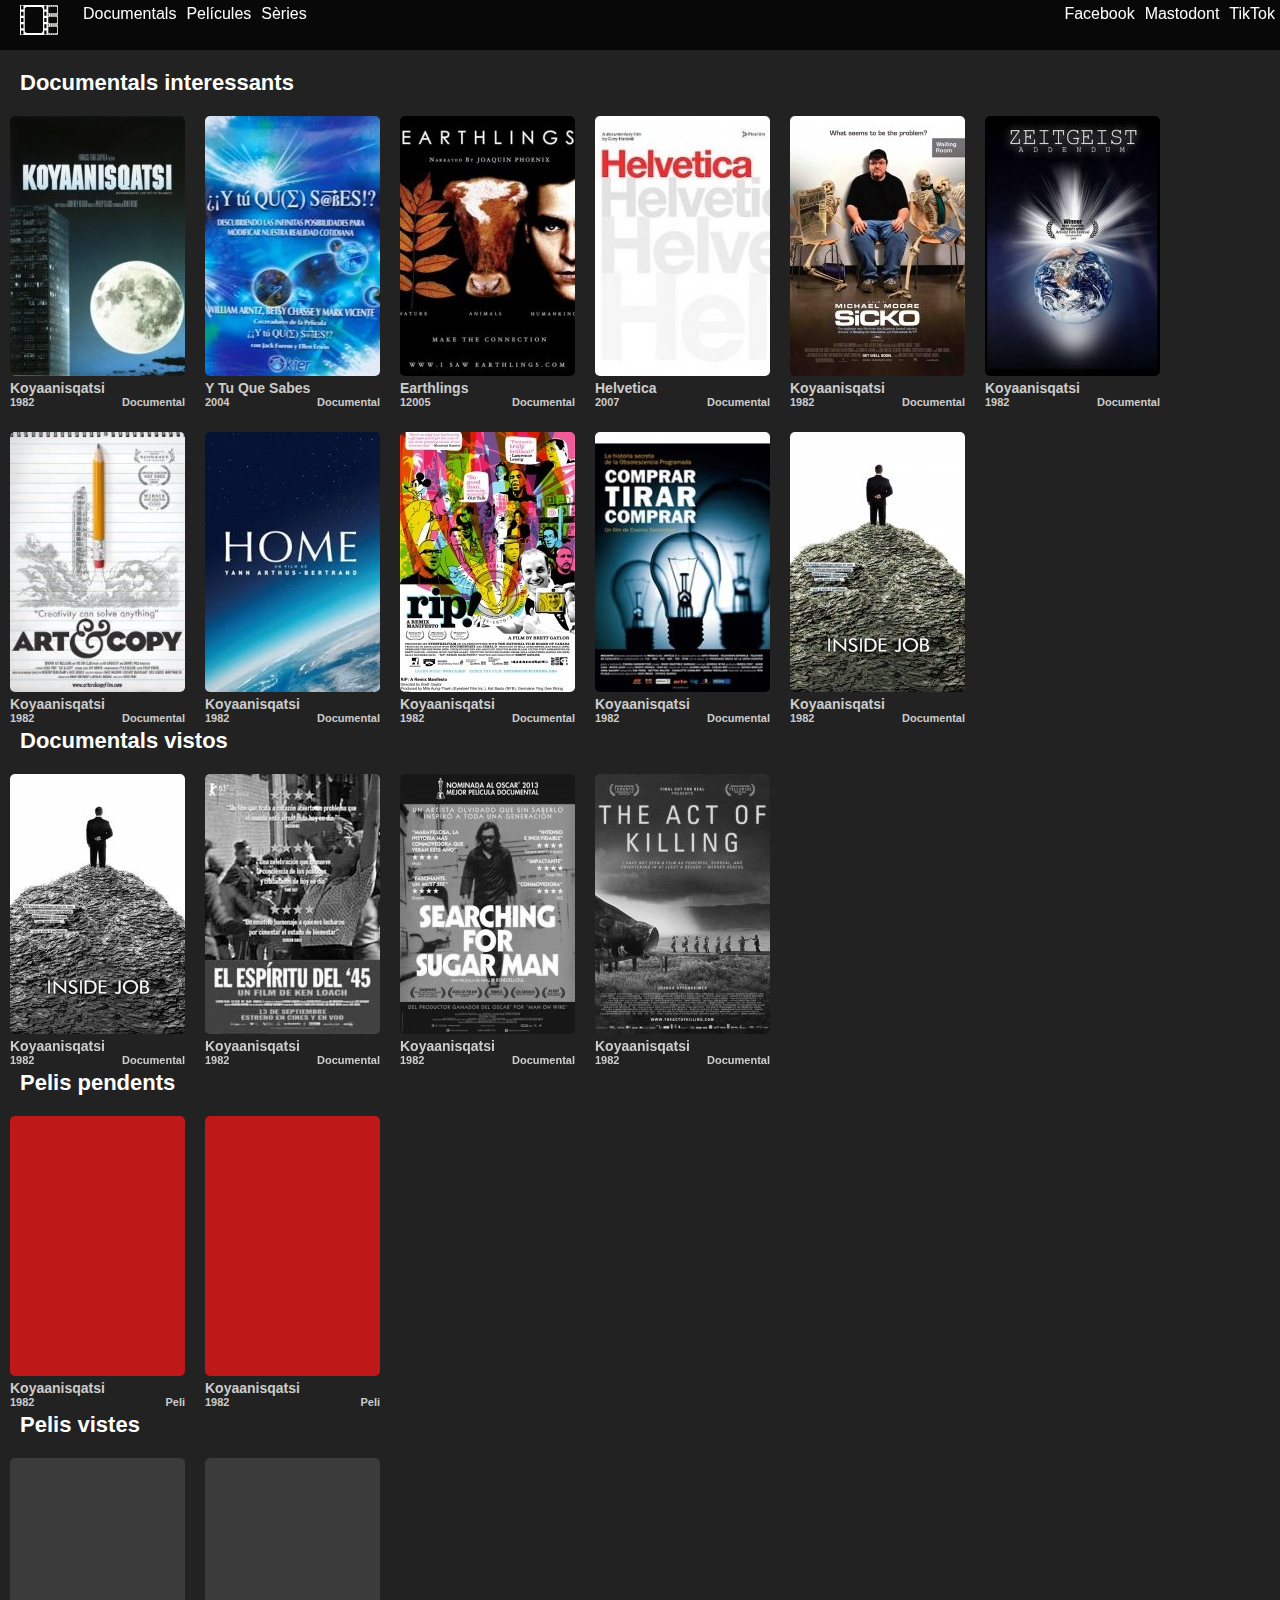
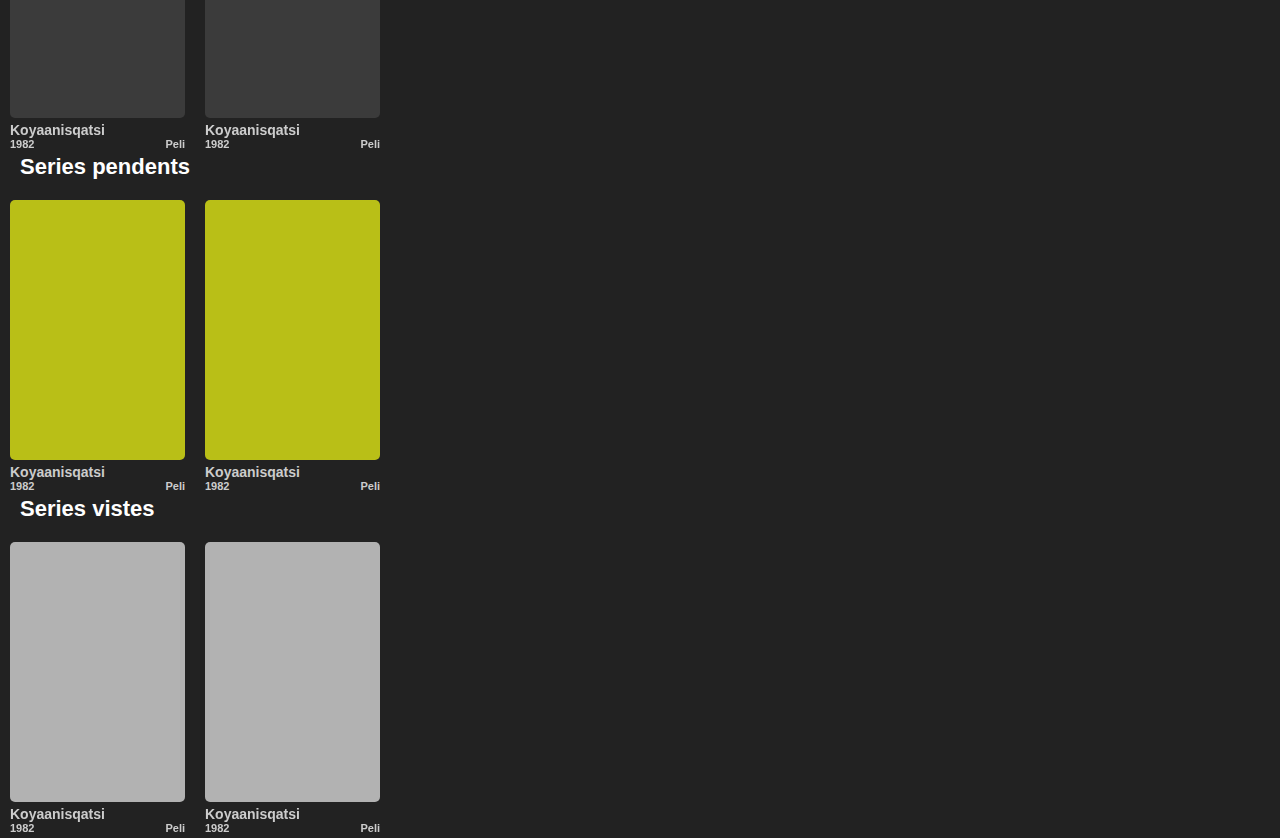
<file: MP08UF1e01_moraJ_pelys/index.html>
<!DOCTYPE html>
<html lang="en">
<head>
    <meta charset="UTF-8">
    <meta name="viewport" content="width=device-width, initial-scale=1.0">
    <title>Pe.lys</title>
    <link rel="stylesheet" href="css/style.css">
</head>
<body>
    <div class="nav">
        <img src="img/logo.png" alt="">
        <ul class="contingut">
            <a href="#docus"><li>Documentals</li></a>
            <a href="#pelis"><li>Películes</li></a>
            <a href="#series"><li>Sèries</li></a>
        </ul>
        <ul class="social">
            <a href=""><li>Facebook</li></a>
            <a href=""><li>Mastodont</li></a>
            <a href=""><li>TikTok</li></a>
        </ul>
    </div>

    <h1 id="docus">Documentals interessants</h1>
    <div class="fitxa">
        <img src="img/1982Koyaanisqatsi.jpg" alt="">
        <h2>Koyaanisqatsi</h2>
        <h3>1982</h3>
        <h4>Documental</h4>
    </div>
    <div class="fitxa">
        <img src="img/2004YTuQueSabes.jpg" alt="">
        <h2>Y Tu Que Sabes</h2>
        <h3>2004</h3>
        <h4>Documental</h4>
    </div>
    <div class="fitxa">
        <img src="img/2005Earthlings.jpg" alt="">
        <h2>Earthlings</h2>
        <h3>12005</h3>
        <h4>Documental</h4>
    </div>
    <div class="fitxa">
        <img src="img/2007Helvetica.jpg" alt="">
        <h2>Helvetica</h2>
        <h3>2007</h3>
        <h4>Documental</h4>
    </div>
    <div class="fitxa">
        <img src="img/2007Sicko.jpg" alt="">
        <h2>Koyaanisqatsi</h2>
        <h3>1982</h3>
        <h4>Documental</h4>
    </div>
    <div class="fitxa">
        <img src="img/2008Zeitgeist2.jpg" alt="">
        <h2>Koyaanisqatsi</h2>
        <h3>1982</h3>
        <h4>Documental</h4>
    </div>
    <div class="fitxa">
        <img src="img/2009ArtAndCopy.jpg" alt="">
        <h2>Koyaanisqatsi</h2>
        <h3>1982</h3>
        <h4>Documental</h4>
    </div>
    <div class="fitxa">
        <img src="img/2009Home.jpg" alt="">
        <h2>Koyaanisqatsi</h2>
        <h3>1982</h3>
        <h4>Documental</h4>
    </div>
    <div class="fitxa">
        <img src="img/2009RipARemixManifesto.jpg" alt="">
        <h2>Koyaanisqatsi</h2>
        <h3>1982</h3>
        <h4>Documental</h4>
    </div>
    <div class="fitxa">
        <img src="img/2010ComprarTirarComprar.jpg" alt="">
        <h2>Koyaanisqatsi</h2>
        <h3>1982</h3>
        <h4>Documental</h4>
    </div>
    <div class="fitxa">
        <img src="img/2010InsideJob.jpg" alt="">
        <h2>Koyaanisqatsi</h2>
        <h3>1982</h3>
        <h4>Documental</h4>
    </div>
    <h1>Documentals vistos</h1>
    <div class="fitxa vista">
        <img src="img/2010InsideJob.jpg" alt="">
        <h2>Koyaanisqatsi</h2>
        <h3>1982</h3>
        <h4>Documental</h4>
    </div>
    <div class="fitxa vista">
        <img src="img/2013ElEspirituDel45.jpg" alt="">
        <h2>Koyaanisqatsi</h2>
        <h3>1982</h3>
        <h4>Documental</h4>
    </div>
    <div class="fitxa vista">
        <img src="img/2012SearchingForSugarMan.jpg" alt="">
        <h2>Koyaanisqatsi</h2>
        <h3>1982</h3>
        <h4>Documental</h4>
    </div>
    <div class="fitxa vista">
        <img src="img/2012TheActOfKilling.jpg" alt="">
        <h2>Koyaanisqatsi</h2>
        <h3>1982</h3>
        <h4>Documental</h4>
    </div>

    <h1 id="pelis">Pelis pendents</h1>
    <div class="fitxa pelis">
        <img src="img/XXXXpeli.jpg" alt="">
        <h2>Koyaanisqatsi</h2>
        <h3>1982</h3>
        <h4>Peli</h4>
    </div>
    <div class="fitxa pelis">
        <img src="img/XXXXpeli.jpg" alt="">
        <h2>Koyaanisqatsi</h2>
        <h3>1982</h3>
        <h4>Peli</h4>
    </div>
    <h1>Pelis vistes</h1>
    <div class="fitxa vista pelis">
        <img src="img/XXXXpeli.jpg" alt="">
        <h2>Koyaanisqatsi</h2>
        <h3>1982</h3>
        <h4>Peli</h4>
    </div>
    <div class="fitxa vista pelis">
        <img src="img/XXXXpeli.jpg" alt="">
        <h2>Koyaanisqatsi</h2>
        <h3>1982</h3>
        <h4>Peli</h4>
    </div>
    <h1 id="series">Series pendents</h1>
    <div class="fitxa series">
        <img src="img/XXXXserie.jpg" alt="">
        <h2>Koyaanisqatsi</h2>
        <h3>1982</h3>
        <h4>Peli</h4>
    </div>
    <div class="fitxa series">
        <img src="img/XXXXserie.jpg" alt="">
        <h2>Koyaanisqatsi</h2>
        <h3>1982</h3>
        <h4>Peli</h4>
    </div>

    <h1>Series vistes</h1>
    <div class="fitxa vista series">
        <img src="img/XXXXserie.jpg" alt="">
        <h2>Koyaanisqatsi</h2>
        <h3>1982</h3>
        <h4>Peli</h4>
    </div>
    <div class="fitxa vista series">
        <img src="img/XXXXserie.jpg" alt="">
        <h2>Koyaanisqatsi</h2>
        <h3>1982</h3>
        <h4>Peli</h4>
    </div>


</body>
</html>
</file>
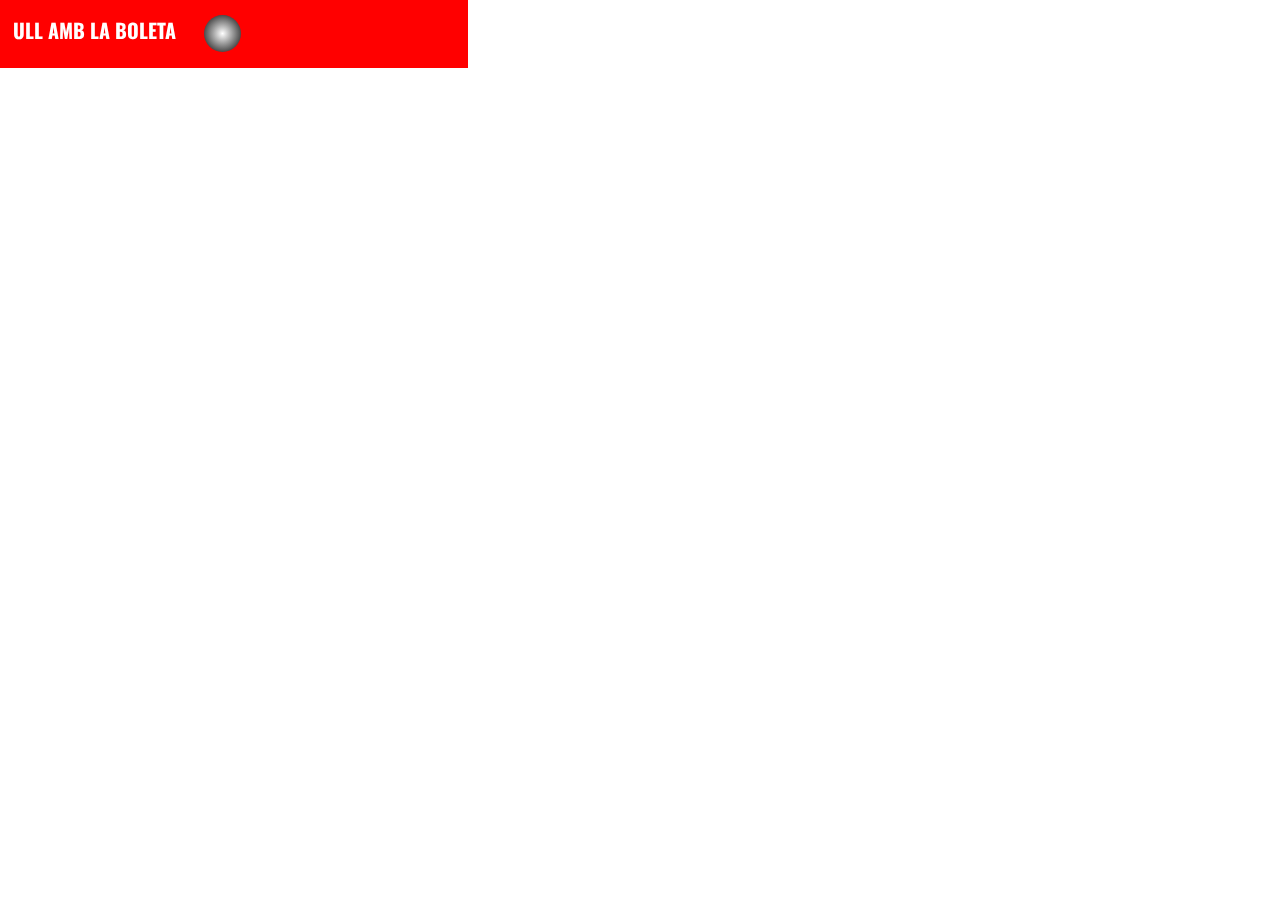
<file: MP08UF02001_moraJ_gwd1/banner.html>
<!DOCTYPE html>
<html>

<head>
  <meta charset="utf-8">
  <title>banner</title>
  <meta name="generator" content="Google Web Designer 16.1.0.0530">
  <meta name="template" content="Expandable 3.0.0">
  <meta name="viewport" content="width=device-width, initial-scale=1.0">
  <link href="gwdpage_style.css" rel="stylesheet" data-version="13" data-exports-type="gwd-page">
  <link href="gwdpagedeck_style.css" rel="stylesheet" data-version="14" data-exports-type="gwd-pagedeck">
  <style id="gwd-lightbox-style">
    .gwd-lightbox {
      overflow: hidden;
    }
  </style>
  <style id="gwd-text-style">
    p {
      margin: 0px;
    }
    h1 {
      margin: 0px;
    }
    h2 {
      margin: 0px;
    }
    h3 {
      margin: 0px;
    }
  </style>
  <style>
    html, body {
      width: 100%;
      height: 100%;
      margin: 0px;
    }
    .gwd-page-container {
      position: relative;
      width: 100%;
      height: 100%;
    }
    .gwd-page-content {
      background-color: transparent;
      transform: perspective(1400px) matrix3d(1, 0, 0, 0, 0, 1, 0, 0, 0, 0, 1, 0, 0, 0, 0, 1);
      transform-style: preserve-3d;
      position: absolute;
    }
    .gwd-page-content * {
      transform-style: preserve-3d;
    }
    .gwd-page-wrapper {
      background-color: rgb(255, 255, 255);
      position: absolute;
      transform: translateZ(0px);
    }
    .page1-content {
      width: 550px;
      height: 400px;
    }
    .gwd-div-1i3p {
      width: 468px;
      height: 68px;
    }
    .gwd-page-14rn {
      width: 468px;
      height: 68px;
      background-image: none;
      background-color: rgb(255, 0, 0);
    }
    .gwd-h1-av1q {
      position: absolute;
      height: 37px;
      transform-origin: 50% 50% 0px;
      font-family: Oswald;
      color: rgb(255, 255, 255);
      font-size: 20px;
      width: 171px;
      background-image: none;
      background-color: transparent;
      left: 13px;
      top: 15px;
    }
    .gwd-h1-asau {
      position: absolute;
      left: 204px;
      top: 15px;
      width: 37px;
      height: 37px;
      border-radius: 50%;
      background-image: -webkit-radial-gradient(center center, circle cover, rgb(255, 255, 255) 0%, rgb(0, 0, 0) 100%);
      transform-origin: 18.5px 18.5px 0px;
      transform: translate3d(0px, 0px, 0px);
    }
    @keyframes gwd-gen-1biigwdanimation_gwd-keyframes {
      0% {
        transform: translate3d(0px, 0px, 0px);
        animation-timing-function: linear;
      }
      20% {
        transform: translate3d(71px, 16px, 0px);
        animation-timing-function: linear;
      }
      40% {
        transform: translate3d(116px, -33px, 0px);
        animation-timing-function: linear;
      }
      60% {
        transform: translate3d(174px, 35px, 0px);
        animation-timing-function: linear;
      }
      80% {
        transform: translate3d(227px, -18px, 0px);
        animation-timing-function: linear;
      }
      100% {
        transform: translate3d(0px, 1px, 0px);
        animation-timing-function: linear;
      }
    }
    #page1.gwd-play-animation .gwd-gen-1biigwdanimation {
      animation: 5s linear 0s infinite normal forwards running gwd-gen-1biigwdanimation_gwd-keyframes;
    }
  </style>
  <link href="https://fonts.googleapis.com/css?family=Oswald:200,300,regular,500,600,700" rel="stylesheet" type="text/css">
  <script data-source="gwd_webcomponents_v1_min.js" data-version="2" data-exports-type="gwd_webcomponents_v1" src="gwd_webcomponents_v1_min.js"></script>
  <script data-source="gwdpage_min.js" data-version="13" data-exports-type="gwd-page" src="gwdpage_min.js"></script>
  <script data-source="gwdpagedeck_min.js" data-version="14" data-exports-type="gwd-pagedeck" src="gwdpagedeck_min.js"></script>
</head>

<body class="document-body">
  <gwd-pagedeck class="gwd-page-container" id="pagedeck">
    <gwd-page id="page1" class="gwd-page-wrapper page1-content gwd-lightbox gwd-page-14rn" data-gwd-width="468px" data-gwd-height="68px">
      <div class="gwd-page-content page1-content gwd-div-1i3p">
        <h1 class="gwd-h1-av1q">ULL AMB LA BOLETA</h1>
        <h1 class="gwd-h1-asau gwd-gen-1biigwdanimation"></h1></div>
    </gwd-page>
  </gwd-pagedeck>
  <script type="text/javascript" id="gwd-init-code">
    (function() {
      document.body.style.opacity = "0";
      var pageDeck = document.getElementById('pagedeck');
      /**
       * Handles the DOMContentLoaded event. The DOMContentLoaded event is
       * fired when the document has been completely loaded and parsed.
       */

      function handleDomContentLoaded(event) {}

      /**
       * Handles the WebComponentsReady event. This event is fired when all
       * custom elements have been registered and upgraded.
       */
      function handleWebComponentsReady(event) {
        document.body.style.opacity = "";
        requestAnimationFrame(function() {
          setTimeout(function() {
            pageDeck.goToPage(pageDeck.getDefaultPage().id);
          }, 1);
        });
      }

      window.addEventListener('DOMContentLoaded',
        handleDomContentLoaded, false);
      window.addEventListener('WebComponentsReady',
        handleWebComponentsReady, false);
    })();
  </script>
</body>

</html>
</file>
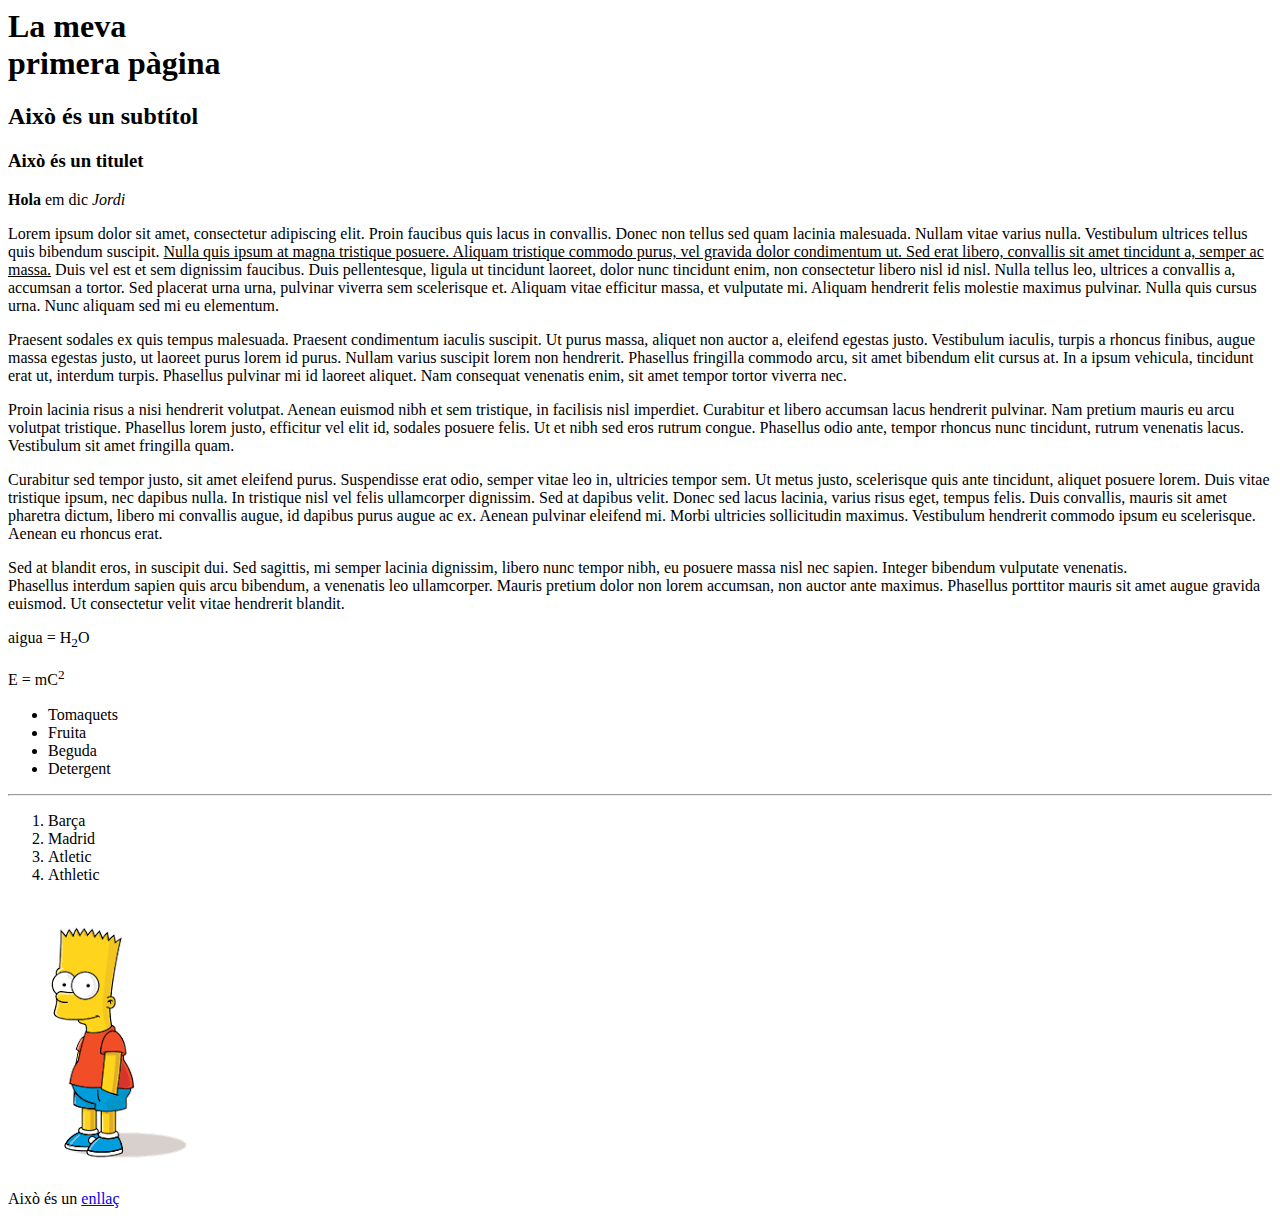
<file: MP08UF1001_moraJ_inici/moraJ.html>
<html>

	<head>
	</head>

	<body>

<h1>La meva <br>primera pàgina</h1>
<h2>Això és un subtítol</h2>
<h3>Això és un titulet</h3>

<b>Hola</b> em dic <i>Jordi</i>

<p>Lorem ipsum dolor sit amet, consectetur adipiscing elit. Proin faucibus quis lacus in convallis. Donec non tellus sed quam lacinia malesuada. Nullam vitae varius nulla. Vestibulum ultrices tellus quis bibendum suscipit. <u>Nulla quis ipsum at magna tristique posuere. Aliquam tristique commodo purus, vel gravida dolor condimentum ut. Sed erat libero, convallis sit amet tincidunt a, semper ac massa.</u> Duis vel est et sem dignissim faucibus. Duis pellentesque, ligula ut tincidunt laoreet, dolor nunc tincidunt enim, non consectetur libero nisl id nisl. Nulla tellus leo, ultrices a convallis a, accumsan a tortor. Sed placerat urna urna, pulvinar viverra sem scelerisque et. Aliquam vitae efficitur massa, et vulputate mi. Aliquam hendrerit felis molestie maximus pulvinar. Nulla quis cursus urna. Nunc aliquam sed mi eu elementum.</p>

<p>Praesent sodales ex quis tempus malesuada. Praesent condimentum iaculis suscipit. Ut purus massa, aliquet non auctor a, eleifend egestas justo. Vestibulum iaculis, turpis a rhoncus finibus, augue massa egestas justo, ut laoreet purus lorem id purus. Nullam varius suscipit lorem non hendrerit. Phasellus fringilla commodo arcu, sit amet bibendum elit cursus at. In a ipsum vehicula, tincidunt erat ut, interdum turpis. Phasellus pulvinar mi id laoreet aliquet. Nam consequat venenatis enim, sit amet tempor tortor viverra nec.</p>

<p>Proin lacinia risus a nisi hendrerit volutpat. Aenean euismod nibh et sem tristique, in facilisis nisl imperdiet. Curabitur et libero accumsan lacus hendrerit pulvinar. Nam pretium mauris eu arcu volutpat tristique. Phasellus lorem justo, efficitur vel elit id, sodales posuere felis. Ut et nibh sed eros rutrum congue. Phasellus odio ante, tempor rhoncus nunc tincidunt, rutrum venenatis lacus. Vestibulum sit amet fringilla quam.</p>

<p>Curabitur sed tempor justo, sit amet eleifend purus. Suspendisse erat odio, semper vitae leo in, ultricies tempor sem. Ut metus justo, scelerisque quis ante tincidunt, aliquet posuere lorem. Duis vitae tristique ipsum, nec dapibus nulla. In tristique nisl vel felis ullamcorper dignissim. Sed at dapibus velit. Donec sed lacus lacinia, varius risus eget, tempus felis. Duis convallis, mauris sit amet pharetra dictum, libero mi convallis augue, id dapibus purus augue ac ex. Aenean pulvinar eleifend mi. Morbi ultricies sollicitudin maximus. Vestibulum hendrerit commodo ipsum eu scelerisque. Aenean eu rhoncus erat.</p>

<p>Sed at blandit eros, in suscipit dui. Sed sagittis, mi semper lacinia dignissim, libero nunc tempor nibh, eu posuere massa nisl nec sapien. Integer bibendum vulputate venenatis. <br> Phasellus interdum sapien quis arcu bibendum, a venenatis leo ullamcorper. Mauris pretium dolor non lorem accumsan, non auctor ante maximus. Phasellus porttitor mauris sit amet augue gravida euismod. Ut consectetur velit vitae hendrerit blandit.</p>


<p> aigua = H<sub>2</sub>O </p>


<p> E = mC<sup>2</sup>    </p>

<ul> 
<li>Tomaquets</li> 
<li>Fruita</li>
<li>Beguda</li>
<li>Detergent</li>
</ul>

<hr> 

<ol> <!-- Això és un comentario Per saber que ol és una lista ordenada -->
<li>Barça</li>
<li>Madrid</li>
<li>Atletic</li>
<li>Athletic</li>
</ol>



<img src="[data-uri]">

<p>Això és un <a href="https://ca.wikipedia.org/wiki/Els_Simpson">enllaç</a></p>


</body>

</html>
</file>
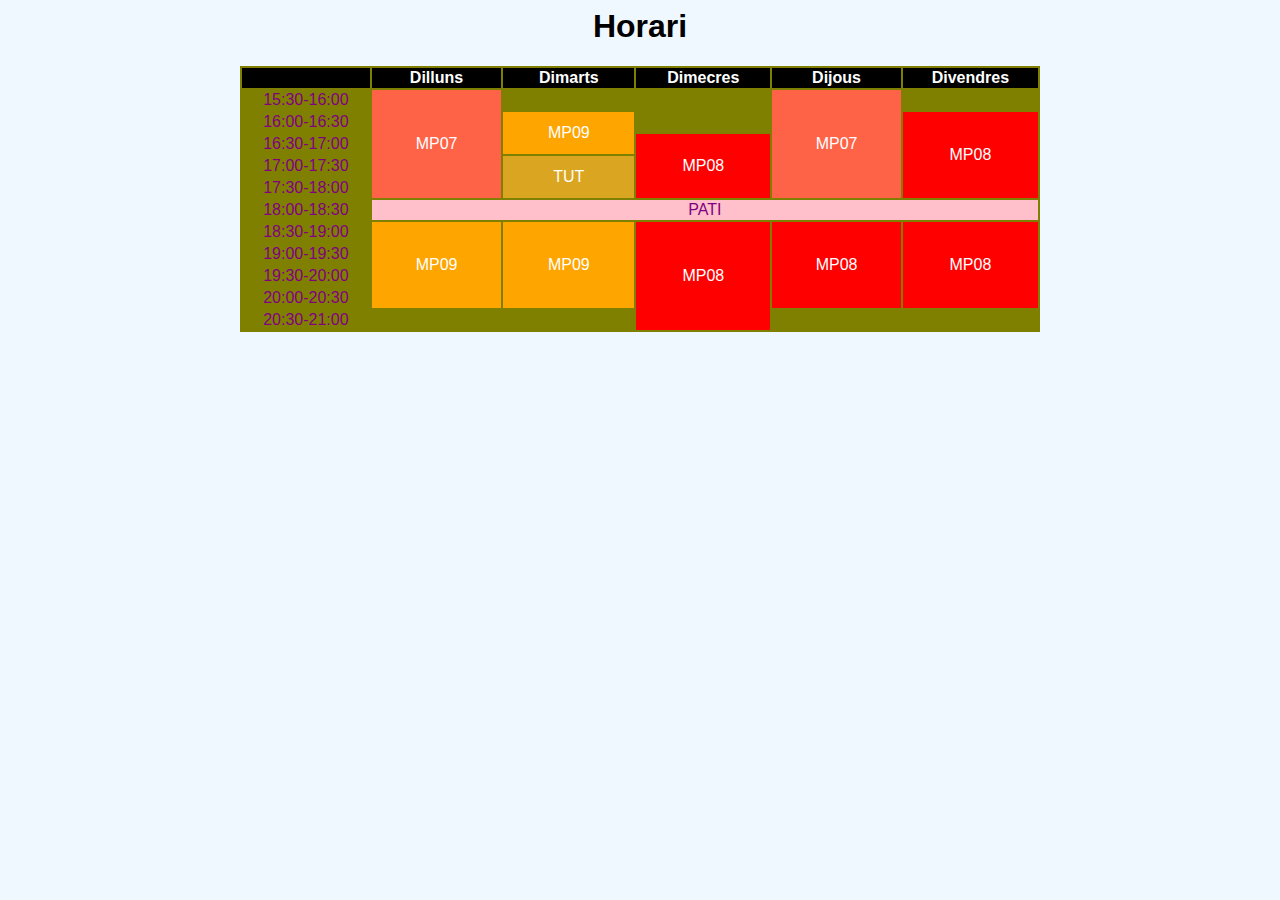
<file: MP08UF1002_moraJ_calendari/calendari+css.html>
<html>
    <head>
        <title>Calendari</title>
        <style>
           body {
            background-color:aliceblue;
            font-family: 'Trebuchet MS', 'Lucida Sans Unicode', 'Lucida Grande', 'Lucida Sans', Arial, sans-serif;
            text-align: center;
           }


           .mp07:hover, .mp08:hover, .mp09:hover, .tut:hover {
                background-color: yellow;
                color: black;
            }


           h1 {
    
           }

           table {
            color: purple;
            text-align: center;
            width: 800px;
            background-color: olive;
            margin: auto;
           }

           th {
            color: white;
            background-color: black;
    
            }

            .mp07 {
                background-color: tomato;
            }

            .mp07:hover{
                background-color: yellow;
            }

            .mp08 {
                background-color: red;
            }

            .mp08:hover{
                background-color: maroon;
            }

            .mp09 {
                background-color: orange;
            }

            .mp09:hover{
                background-color: yellowgreen;
            }
            .tut {
                background-color: goldenrod;
            }

            .tut:hover{
                background-color: peachpuff;
            }
            .pati {
                background-color: pink;
            }

            /* Com combinar etiquetes */

            .mp07, .mp08, .mp09, .tut {
                color: white;
            }

            




        </style>
    </head>

    <body>
        <h1>Horari</h1>

        <table>
            <tr>
                <th width="150px"></th>
                <th width="150px">Dilluns</th>
                <th width="150px">Dimarts</th>
                <th width="150px">Dimecres</th>
                <th width="150px">Dijous</th>
                <th width="150px">Divendres</th>
            </tr>
            <tr>
                <td>15:30-16:00</td>
                <td rowspan="5" class="mp07">MP07</td>
                <td></td>
                <td></td>
                <td rowspan="5" class="mp07">MP07</td>
                <td></td>
            </tr>
            <tr>
                <td>16:00-16:30</td>
                <td rowspan="2" class="mp09">MP09</td>
                <td></td>
                <td rowspan="4" class="mp08">MP08</td>
            </tr>
            <tr>
                <td>16:30-17:00</td>
                <td rowspan="3" class="mp08">MP08</td>

            </tr>
            <tr>
                <td>17:00-17:30</td>
                <td rowspan="2" class="tut">TUT</td>

            </tr>
            <tr>
                <td>17:30-18:00</td>



            </tr>
            <tr>
                <td>18:00-18:30</td>
                <td colspan="5" class="pati">PATI</td>
            </tr>
            <tr>
                <td>18:30-19:00</td>
                <td rowspan="4" class="mp09">MP09</td>
                <td rowspan="4" class="mp09">MP09</td>
                <td rowspan="5" class="mp08">MP08</td>
                <td rowspan="4" class="mp08">MP08</td>
                <td rowspan="4" class="mp08">MP08</td>
            </tr>
            <tr>
                <td>19:00-19:30</td>


            </tr>
            <tr>
                <td>19:30-20:00</td>


            </tr>
            <tr>
                <td>20:00-20:30</td>


            </tr>
            <tr>
                <td>20:30-21:00</td>
                <td></td>
                <td></td>
                <td></td>
                <td></td>

            </tr>
        </table>
    </body>
</html>
</file>
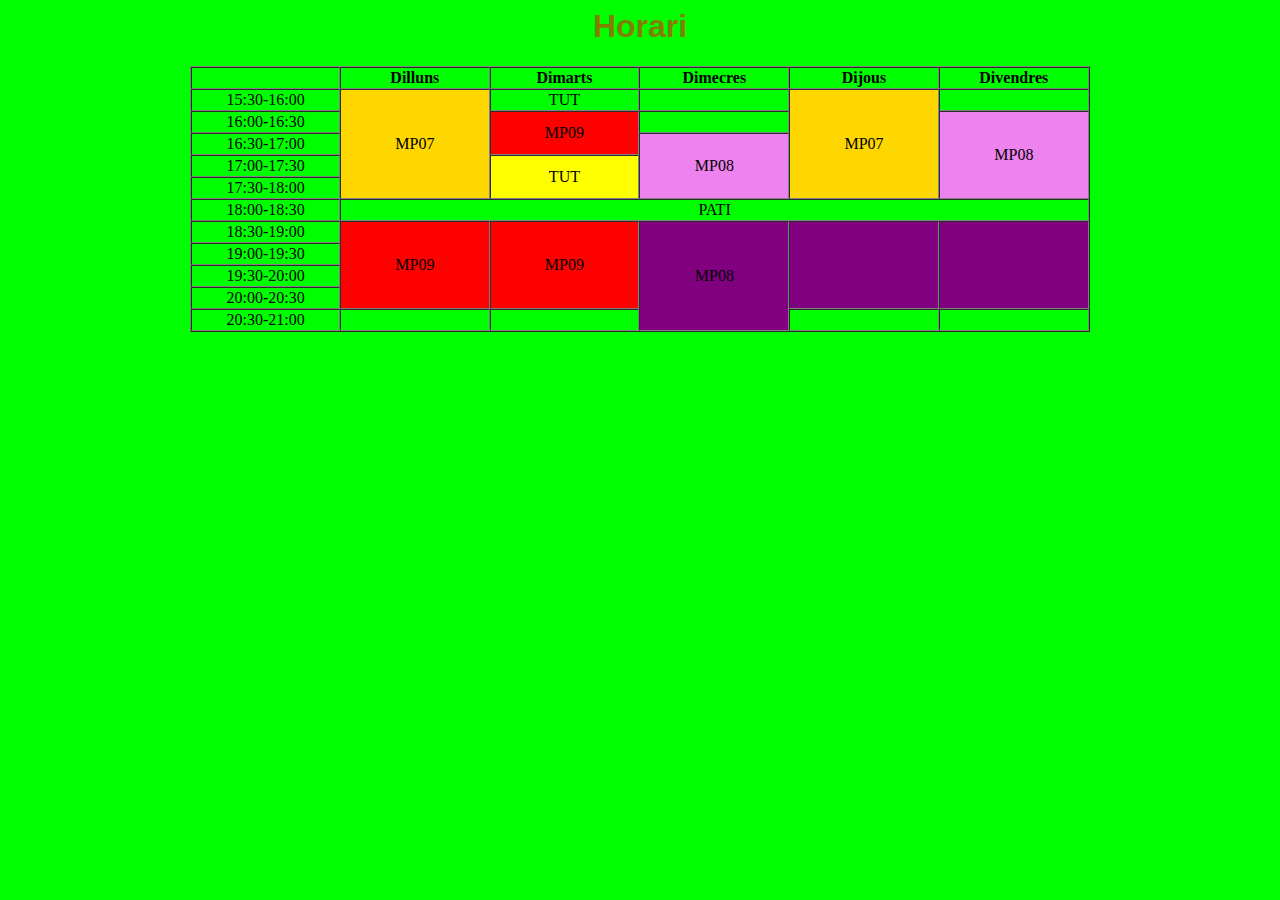
<file: MP08UF1002_moraJ_calendari/calendari.html>
<html>
    <head>
        <title>Calendari</title>
        <style>
            
        </style>
    </head>

    <body bgcolor="lime">
        <h1 align="center"><font face="Helvetica" color="olive">Horari</font></h1>

        <table border="1" width="900px" align="center" cellspacing="0">
            <tr align="center">
                <th width="150px"></th>
                <th width="150px">Dilluns</th>
                <th width="150px">Dimarts</th>
                <th width="150px">Dimecres</th>
                <th width="150px">Dijous</th>
                <th width="150px">Divendres</th>
            </tr>
            <tr align="center">
                <td>15:30-16:00</td>
                <td rowspan="5" bgcolor="gold">MP07</td>
                <td>TUT</td>
                <td></td>
                <td rowspan="5" bgcolor="gold">MP07</td>
                <td></td>
            </tr>
            <tr align="center">
                <td>16:00-16:30</td>
                <td rowspan="2" bgcolor="red">MP09</td>
                <td></td>
                <td rowspan="4" bgcolor="violet">MP08</td>
            </tr>
            <tr align="center">
                <td>16:30-17:00</td>
                <td rowspan="3" bgcolor="violet">MP08</td>

            </tr>
            <tr align="center">
                <td>17:00-17:30</td>
                <td rowspan="2" bgcolor="yellow">TUT</td>

            </tr>
            <tr align="center">
                <td>17:30-18:00</td>



            </tr>
            <tr align="center">
                <td>18:00-18:30</td>
                <td colspan="5">PATI</td>
            </tr>
            <tr align="center">
                <td>18:30-19:00</td>
                <td rowspan="4" bgcolor="red">MP09</td>
                <td rowspan="4" bgcolor="red">MP09</td>
                <td rowspan="5" bgcolor="purple">MP08</td>
                <td rowspan="4" bgcolor="purple"></td>
                <td rowspan="4" bgcolor="purple"></td>
            </tr>
            <tr align="center">
                <td>19:00-19:30</td>


            </tr>
            <tr align="center">
                <td>19:30-20:00</td>


            </tr>
            <tr align="center">
                <td>20:00-20:30</td>


            </tr>
            <tr align="center">
                <td>20:30-21:00</td>
                <td></td>
                <td></td>
                <td></td>
                <td></td>

            </tr>
        </table>
    </body>
</html>
</file>
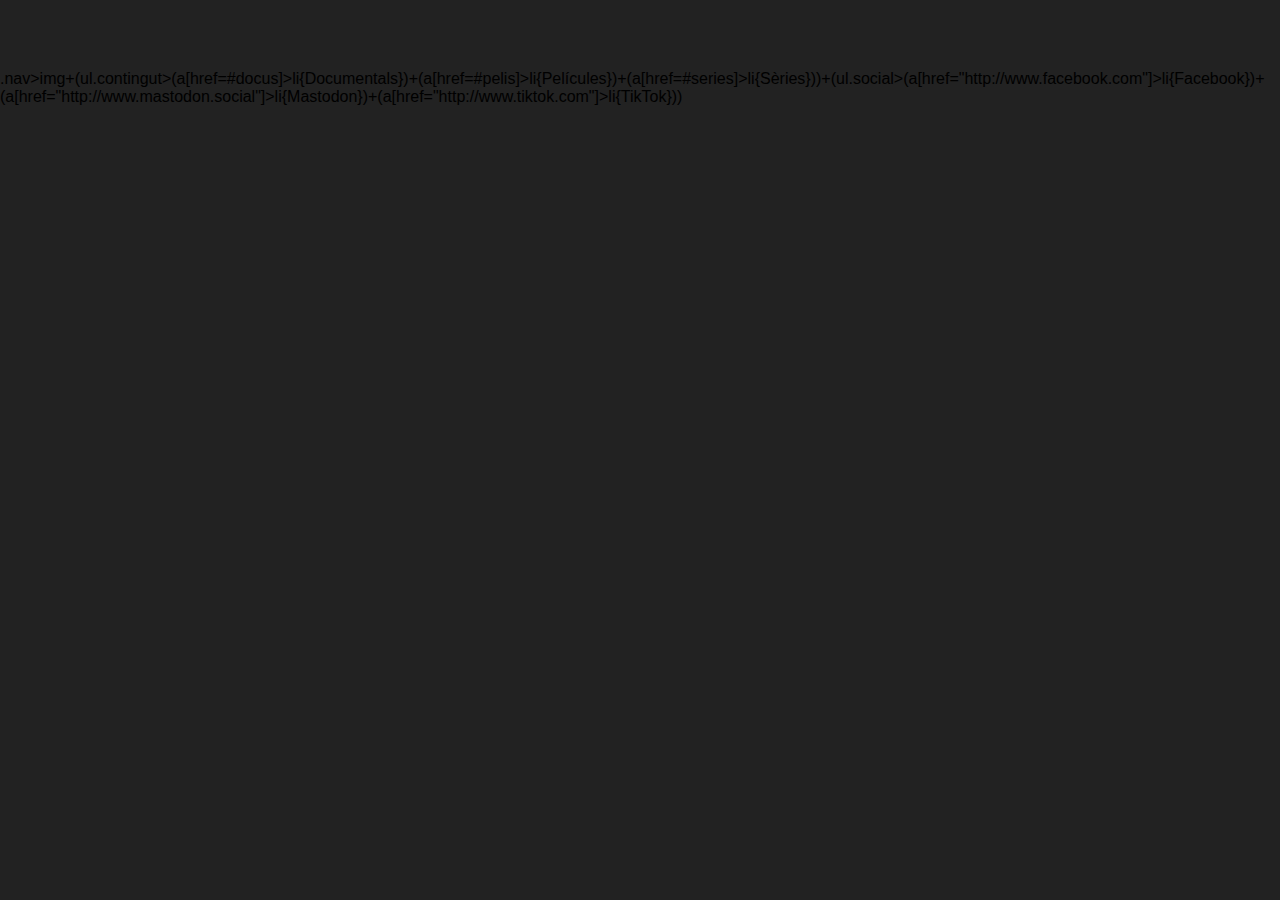
<file: MP08UF1e01_moraJ_pelys/zen.html>
<!DOCTYPE html>
<html lang="en">
<head>
    <meta charset="UTF-8">
    <meta name="viewport" content="width=device-width, initial-scale=1.0">
    <title>Pe.lys</title>
    <link rel="stylesheet" href="css/style.css">
</head>
<body>
    .nav>img+(ul.contingut>(a[href=#docus]>li{Documentals})+(a[href=#pelis]>li{Películes})+(a[href=#series]>li{Sèries}))+(ul.social>(a[href="http://www.facebook.com"]>li{Facebook})+(a[href="http://www.mastodon.social"]>li{Mastodon})+(a[href="http://www.tiktok.com"]>li{TikTok}))


</body>
</html>
</file>
<file: MP08UF02002_moraJ_photoshop/css/style.css>
* {
    margin:0;
    padding:0;
    position:relative;
}

body {

}

.logo {
    width: 200px;
    height: 200px;
    background: navy;
    margin: 50px auto;
    border-radius: 20px;
    color: cyan;
    font-size:140px;
    text-align:center;
    line-height: 200px;
    font-family:Arial, Helvetica, sans-serif;
    font-weight: 900;
} 

.fil {
    width: 150px;
    height: 200px;
    margin: 10px;
    float: left;
}

.filtres, .fusions {
    width: 850px;
    margin: 0 auto;
    overflow: hidden;
}
h1 {
    text-align: center;
    font-family:'Lucida Sans', 'Lucida Sans Regular', 'Lucida Grande', 'Lucida Sans Unicode', Geneva, Verdana, sans-serif;
    margin: 40px 0 0 0;
    background: #ddd;
}

h2 {
    text-align: center;
    font-family:'Lucida Sans', 'Lucida Sans Regular', 'Lucida Grande', 'Lucida Sans Unicode', Geneva, Verdana, sans-serif;
    font-size: 16px;
}

.imatge {
    width: 130px;
    height: 150px;
    background-image: url(../img/maduixa.png);
    background-size: 100%;
    background-repeat: no-repeat;
    background-position: center;
    margin: auto;
}

.superposada {
    width: 130px;
    height: 150px;
    background-image: url(../img/llima.png);
    background-size: 100%;
    background-repeat: no-repeat;
    background-position: center;
    margin: auto;
}



/* ------filtres ------ */

.desenfoc .imatge {
    filter: blur(5px);
}

.lluminositat .imatge {
    filter: brightness(2);
}

.contrast .imatge {
    filter: contrast(200%);
}

.ombra .imatge {
    filter: drop-shadow(5px 5px 5px green);
}

.grisos .imatge {
    filter: grayscale(80%);
}

.to-saturacio .imatge {
    filter: hue-rotate(90deg);
}

.invertir .imatge {
    filter: invert(75%);
}

.opacitat .imatge {
    filter: opacity(60%);
}

.saturacio .imatge {
    filter: saturate(80%);
}

.sepia .imatge {
    filter: sepia(100%);
}

/* ------fusions ------ */

.multiplicar .superposada {
    mix-blend-mode:multiply;
}

.trama .superposada {
    mix-blend-mode:screen;
}

.superposar .superposada {
    mix-blend-mode:overlay;
}

/*----- Tirador ----*/

input {
    width: 130px;
    margin: auto;
}

input[type=range] {
    -webkit-appearance:none;
    background: transparent;
}

input[type=range]::-webkit-slider-thumb {
    -webkit-appearance:none;
    border: 0px solid black;
    height: 16px;
    width: 16px;
    border-radius: 50%;
    background: linear-gradient(red, black);
    box-shadow: 1px 1px 1px grey;
    margin-top: -4px;
}

input[type=range]::-webkit-slider-runnable-track {
    width: 100%;
    height: 8px;
    cursor: pointer;
    background: grey;
    border-radius:4px;
    box-shadow: inset 1px 1px 1px black;
}

input[type=checkbox] {
    -webkit-appearance: none;
    width: 20px;
    height: 12px;
    border: 1px solid black;
    margin: 0 auto;
    background: grey;
    border-radius: 6px;
}

input[type=checkbox]:before {
    content:"";
    display: block;
    width: 10px;
    height: 10px;
    background: linear-gradient(red, black);
    border-radius: 50%;
}


input[type=checkbox]:checked:before {
    position: relative;
    left:8px;
}
</file>
<file: MP08UF1005_moraJ_escacs/index.css>
.taulell {
    width: 800px;
    height: 800px;
    padding: 15px;
    background-color: maroon;
    margin: 0 auto;
    box-shadow: 10px 10px 50px grey;
}

.contenidor {
    height: 100px;
    width: 800px;
    background: ivory;
    padding: 0px;
    margin: 0 auto;
}

.casella {
    width: 100px;
    height: 100px;
    background: ivory;
    background-image: linear-gradient(45deg, ivory, yellow);
    float: left;
}

.contenidor:nth-child(2n-1) .casella:nth-child(2n) {
    background-color: black;
    background-image: linear-gradient(45deg, grey, black);
}

.contenidor:nth-child(2n) .casella:nth-child(2n-1) {
    background-color: black;
    background-image: linear-gradient(45deg, grey, black);
}

.fitxa {
    width: 80px;
    height: 80px;
    background-color: grey;
    border-radius: 40px;
    margin: 10px;
    box-shadow: inset 4px 4px 25px black, 
                      1px 1px 1px grey;

}

.fitxa:hover {

}

.contenidor:nth-child(1) .fitxa,.contenidor:nth-child(2) .fitxa{
    background-color: yellow;
}

.contenidor:nth-child(7) .fitxa,.contenidor:nth-child(8) .fitxa{
    background-color: maroon;
}

.contenidor:nth-child(1) .fitxa:hover{
    position: relative;
    top: 200px;
}
.contenidor:nth-child(2) .fitxa:hover{
    position: relative;
    top: 100px;
}

.contenidor:nth-child(7) .fitxa:hover,.contenidor:nth-child(8) .fitxa:hover{
    position: relative;
    top: -100px;
}
</file>
<file: MP08UF1006_moraJ_watchmen/fons.css>
html {
    height: 100%;
}


body {
    text-align: center;
  background-image: linear-gradient(
    345deg,
    hsl(240deg 100% 20%) 0%,
    hsl(308deg 100% 24%) 11%,
    hsl(331deg 100% 38%) 22%,
    hsl(355deg 89% 58%) 34%,
    hsl(26deg 100% 56%) 47%,
    hsl(47deg 100% 50%) 59%,
    hsl(60deg 83% 52%) 70%,
    hsl(74deg 79% 59%) 79%,
    hsl(91deg 72% 63%) 86%,
    hsl(115deg 61% 67%) 92%,
    hsl(140deg 58% 62%) 96%,
    hsl(156deg 55% 56%) 100%
  );
}

img {
    width: 10%;
}
</file>
<file: MP08UF1006_moraJ_watchmen/print.css>
html {
    height: 100%;
}


body {
background-color: white;
}

img {
    width: 10%;
}

img:nth-child(1) {
    position: absolute;
    left: 18mm;
    top: 7mm;
    width: 57mm;
    height: 90mm;
}

img:nth-child(2) {
    position: absolute;
    left: 77mm;
    top: 7mm;
    width: 57mm;
    height: 90mm;
}

img:nth-child(3) {
    position: absolute;
    left: 136mm;
    top: 7mm;
    width: 57mm;
    height: 90mm;
}

img:nth-child(4) {
    position: absolute;
    left: 18mm;
    top: 100mm;
    width: 57mm;
    height: 90mm;
}

img:nth-child(5) {
    position: absolute;
    left: 77mm;
    top: 100mm;
    width: 57mm;
    height: 90mm;
}

img:nth-child(6) {
    position: absolute;
    left: 136mm;
    top: 100mm;
    width: 57mm;
    height: 90mm;
}


img:nth-child(7) {
    position: absolute;
    left: 18mm;
    top: 193mm;
    width: 57mm;
    height: 90mm;
}

img:nth-child(8) {
    position: absolute;
    left: 77mm;
    top: 193mm;
    width: 57mm;
    height: 90mm;
}

img:nth-child(9) {
    position: absolute;
    left: 136mm;
    top: 193mm;
    width: 57mm;
    height: 90mm;
}
</file>
<file: MP08UF1007_moraJ_ifpagram/css/style.css>
body {
    font-family: Roboto, Arial,Helvetica, Sans-serif;
}

header {
    height: 166px;
}

nav {
    height: 180px;
}

article {

}

.contenidor {
    width: 1716px;
    margin: 0 auto;
    overflow: hidden;
    text-align: center;

}

.entrada {
    width: 536px;
    height: 620px;
    margin: 18px;

    float: left;
}
    
img {
    width: 536px;
    height: 536px;
}

.reaccions {
    height: 84px;
    overflow:hidden;
}

.cercle {
    width: 80px;
    height: 80px;
    background-color: maroon;
    border-radius: 50%;
    display: inline-block;
    margin: 28px;
    padding: 10px;
    border: solid 5px white;
    box-shadow: 0px 0px 10px maroon;
    
    background-image: url(../img/perfil.jpg);
    background-size: 100%;
    background-repeat: no-repeat;

    opacity: 80%;
}

.cercle:after {
    content:"+";
    display: block;
    background-color: red;
    width: 30px;
    height: 30px;
    border-radius: 50%;
    color: white;
    font-size:32px;
    border: solid 5px white;
    position: relative;
    top: 55px;
    left: 60px;

}

.cercle:hover {
    opacity: 100%;
}

/* ______________elements article____________*/

.fotoautor {
    width: 35px;
    height: 35px;
    border-radius: 50%;
    background-image: url(../img/perfil.jpg);
    background-size: 100%;
    background-repeat: no-repeat;
    padding: 10px;
    margin: 10px;
    border: solid 5px white;
    box-shadow: 0px 0px 10px maroon;
    float:left;
}

.autor {
    width: 268px;
    height: 40px;
    line-height: 40px;
    font-weight:700;
    font-size: 22px;
}

.moment {
    width: 268px;
    color: gainsboro;
    font-size: 20px;
}

.esquerra {
    width: 50%;
    margin: 0;
    float: left;
}

.dreta {
    width: 50%;
    margin: 0;

    float: right;
}

.comentari {
    height: 40px;
    line-height: 40px;
    font-weight:700;
    font-size: 22px;
    width: 180px;
    float: left;
}

.like {
    height: 40px;
    width: 40px;
    float: left;

}

.mes {
    height: 40px;
    width: 40px;
    float: left;
    line-height: 30px;
    font-weight:700;
}


/* ______________elements header____________*/

.home {
    width: 208px;
    height: 39px;
    background-size:auto;
    background-repeat: no-repeat;
    background-image: url(../img/ifpagram_09.gif);
    margin: 50px 0 0 0;
    display: inline-block;

}

.menu {
    width: 208px;
    height: 39px;
    margin: 50px 470px 0 470px;
    display: inline-block;

    padding: 0;
}

    .menu li{
        width: 32px;
        height: 32px;
        margin: 3px 8px;
        display: inline-block;
        background-image: url(../img/ifpagram_11.gif);
    }

    .menu .inici {
        background-position: -6px -2px;
    }

    .menu .cerca {
        background-position: -90px -2px;
    }

    .menu .reels {
        background-position: -174px -2px;
    }

    .menu .favorits {
        background-position: -256px -2px;
    }

.perfil {
    width: 208px;
    height: 39px;
    margin: 50px 0 0 0;
    display: inline-block;
}
</file>
<file: MP08UF1008_moraJ_floreta/css/style.css>
.petal {
    width: 100px;
    height: 100px;
    background: green;
    border-radius: 0px 100px;
    position: absolute;
    top: 100px;
    left: 100px;
    transform-origin: top left;
}

.primer {
    transform: rotate(0deg);
}

.segon {
    transform: rotate(60deg);
}

.tercer {
    transform: rotate(120deg);
}

.quart {
    transform: rotate(180deg);
}

.cinque {
    transform: rotate(240deg);
}

.sise {
    transform: rotate(300deg);
}

.flor {
    width: 200px;
    height: 200px;
    position: absolute;
}

.flor:hover{
    animation: girasol 1s infinite linear;
}

.flor:first-child {
    top: 300px;
    left: 200px;
}

.flor:last-child {
    top: 300px;
    left: 600px;
}

.cor {
    width: 50px;
    height: 50px;
    background: orange;
    border-radius: 50px;
    position: absolute;
    top: 75px;
    left:75px;
}


@keyframes girasol {
    0% {
        transform: rotate(0deg);
    }

    100% {
        transform: rotate(360deg);
    }
}
</file>
<file: MP08UF1009_moraJ_careta/style.css>
* {
    margin: 0;
    padding: 0;
    position: relative;
}

.cara {
    width: 600px;
    height: 900px;
    background: pink;
    border-radius: 200px 200px 200px 200px / 100px 200px 400px 200px;
    margin: 0 auto;
    display: ;
}

.cabell {
    height: 200px;
    background: black;
    border-radius: 200px 200px 0px 0px;
    box-shadow: inset 0 -50px 50px pink;
}

.front {
    height: 200px;

}

.mirada {
    height: 70px;
    background: yellow;
    text-align: center;
    position: absolute;
    top: 200px;
    left:0;
    width: 600px;
}

.mirada .ull{
    height: 50px;
    width: 120px;
    background: white;
    border-radius: 50%;
    display: inline-block;
    margin: 10px 70px;

}

.mirada .ull .pupila{
    height: 50px;
    width: 50px;
    background:blue;
    border-radius: 50%;
    margin: 0 auto;
}


.boca {
    height: 200px;
    background: ;
}

#jmora {
    transform: scale(100%);
}

.uEsq {
    left: -300px;
    border: solid black 2px;
}
</file>
<file: MP08UF1e01_moraJ_pelys/css/style.css>
* {
    margin: 0;
    padding: 0;
    font-family: Helvetica, Sans-serif;
}

body {
    background: #222;
    margin-top: 70px;
}

h1 {
    font-size: 22px;
    color: #fff;
    margin: 60px 0 0 20px;
    clear: both;
}
.fitxa {
    width: 175px;
    height: 276px;
    margin: 20px 10px;
    float: left;
}

.fitxa:hover{
    opacity: 50%;
}

.fitxa img{
    border-radius: 5px;
}

.fitxa h2 {
    font-size: 14px;
    line-height: 16px;
    color: #ccc;
}

.fitxa h3 {
    font-size:11px;
    float: left;
    width: 50%;
    text-align: left;
    color: #ccc;
}
.fitxa h4 {
    font-size:11px;
    float: left;
    width: 50%;
    text-align: right;
    color: #ccc;
}

.vista {
         -o-filter:grayscale(100%);
       -moz-filter:grayscale(100%);
    -webkit-filter:grayscale(100%);
            filter:grayscale(100%);

}

.nav {

    background-image: url(../img/quasinegre.png);
    height: 50px;
    position: fixed;
    z-index: 76767684594947546485478457458989;
    top:0;
    left:0;
    right: 0;
}

.nav img {
    float: left;
    margin: 5px 20px;
}
.nav .contingut {

    float: left;
}
.nav .social {

    float: right;
}

.nav li {
    float: left;
    margin: 5px;
    list-style-type: none;
    color: #fff;
}


1bit
1Byte
1Kbyte
1MByte
1GByte
</file>
<file: MP08UF02001_moraJ_gwd1/gwdpage_style.css>
gwd-page{display:block}.gwd-inactive{visibility:hidden}
</file>
<file: MP08UF02001_moraJ_gwd1/gwdpagedeck_style.css>
.gwd-pagedeck{position:relative;display:block}.gwd-pagedeck>.gwd-page.transparent{opacity:0}.gwd-pagedeck>.gwd-page{position:absolute;top:0;left:0;transition-property:transform,opacity}.gwd-pagedeck>.gwd-page.linear{transition-timing-function:linear}.gwd-pagedeck>.gwd-page.ease-in{transition-timing-function:ease-in}.gwd-pagedeck>.gwd-page.ease-out{transition-timing-function:ease-out}.gwd-pagedeck>.gwd-page.ease{transition-timing-function:ease}.gwd-pagedeck>.gwd-page.ease-in-out{transition-timing-function:ease-in-out}.ease *,.ease-in *,.ease-in-out *,.ease-out *,.linear *{transform:translateZ(0)}
</file>
